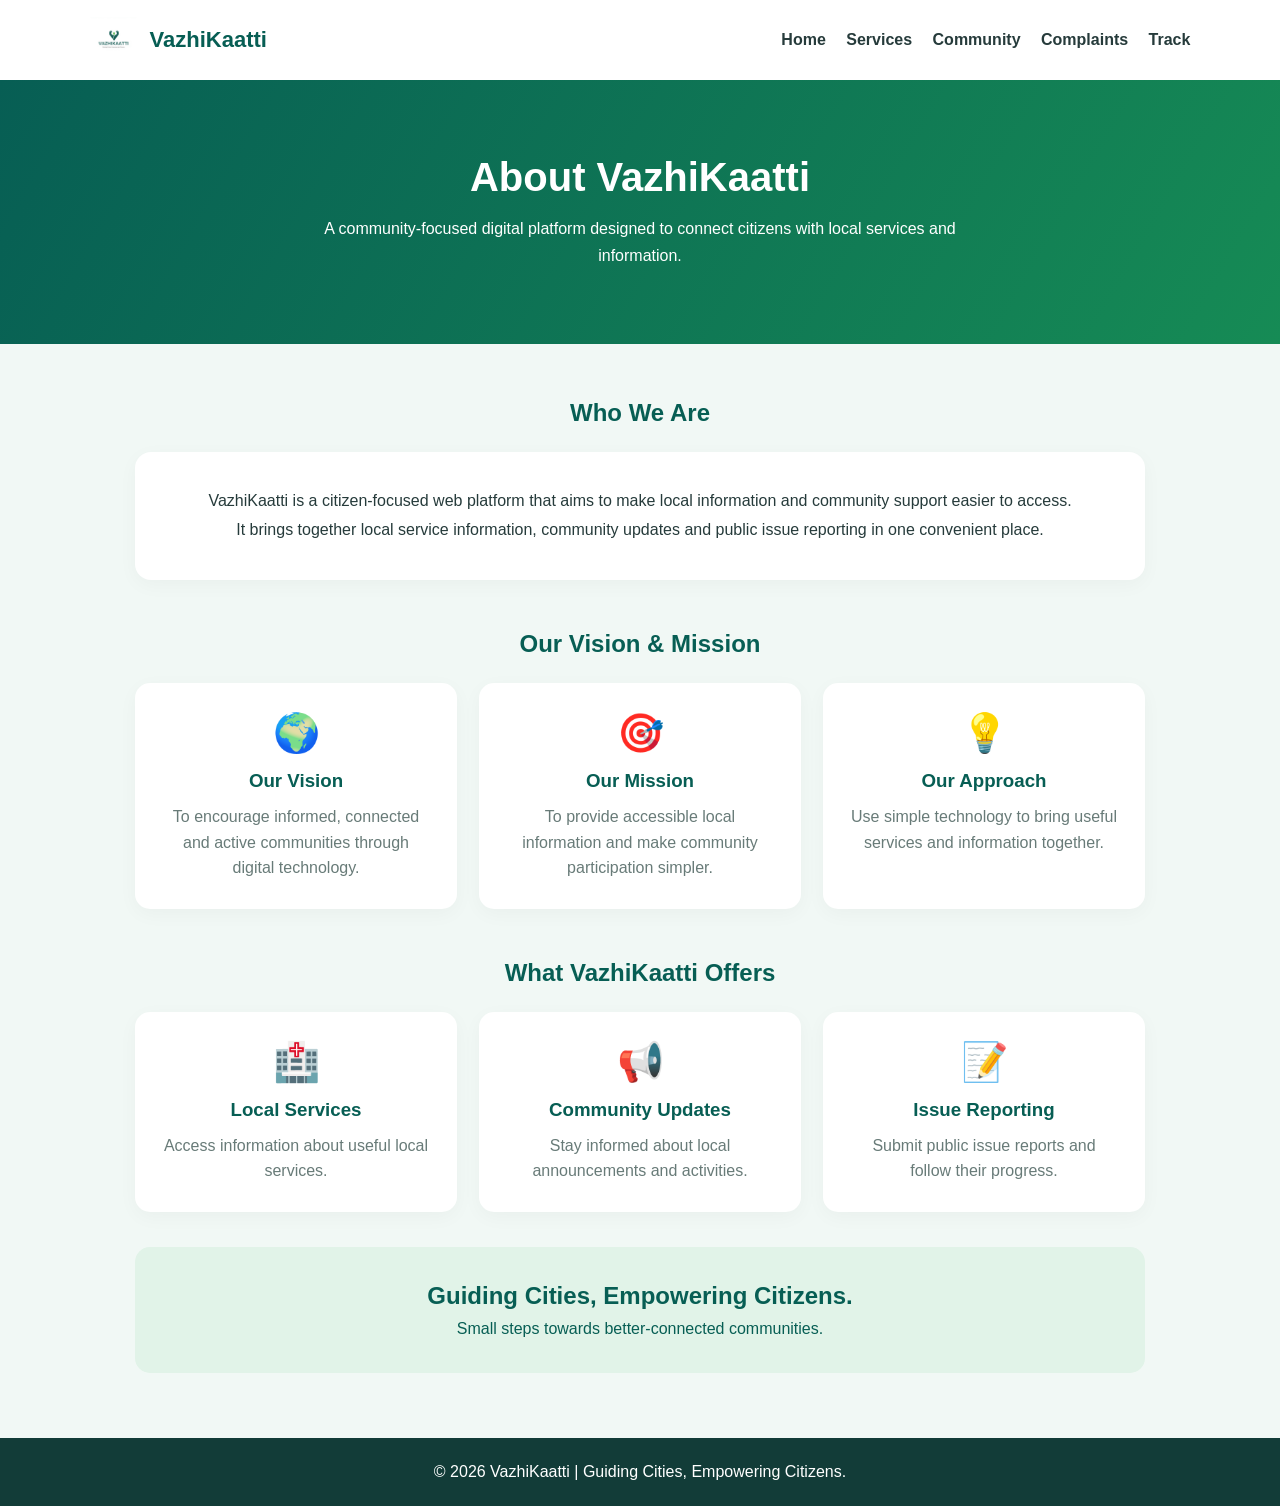
<file: frontend/about.html>
<!DOCTYPE html>
<html lang="en">
<head>
    <meta charset="UTF-8">
    <meta name="viewport" content="width=device-width, initial-scale=1.0">
    <title>About Us | VazhiKaatti</title>

    <style>
        * {
            margin: 0;
            padding: 0;
            box-sizing: border-box;
            font-family: Arial, sans-serif;
        }

        body {
            background: #f1f8f5;
            color: #263b3b;
        }

        header {
            background: white;
            padding: 16px 7%;
            display: flex;
            justify-content: space-between;
            align-items: center;
            box-shadow: 0 2px 10px #00000010;
        }

        .brand {
            display: flex;
            align-items: center;
            gap: 12px;
            color: #075e54;
            font-size: 22px;
            font-weight: bold;
        }

        .brand img {
            width: 48px;
            height: 48px;
            object-fit: contain;
        }

        nav a {
            text-decoration: none;
            color: #263b3b;
            margin-left: 16px;
            font-weight: bold;
        }

        nav a:hover {
            color: #168b55;
        }

        .hero {
            background: linear-gradient(120deg, #075e54, #168b55);
            color: white;
            padding: 75px 8%;
            text-align: center;
        }

        .hero h1 {
            font-size: 40px;
            margin-bottom: 15px;
        }

        .hero p {
            line-height: 1.7;
            max-width: 700px;
            margin: auto;
        }

        .container {
            max-width: 1050px;
            margin: 55px auto;
            padding: 0 20px;
        }

        .section-title {
            color: #075e54;
            text-align: center;
            margin-bottom: 25px;
        }

        .intro {
            background: white;
            padding: 35px;
            border-radius: 16px;
            line-height: 1.8;
            text-align: center;
            box-shadow: 0 5px 20px #00000009;
        }

        .cards {
            display: grid;
            grid-template-columns: repeat(auto-fit, minmax(230px, 1fr));
            gap: 22px;
            margin-top: 25px;
        }

        .card {
            background: white;
            padding: 28px;
            border-radius: 15px;
            text-align: center;
            box-shadow: 0 5px 20px #00000009;
        }

        .card .icon {
            font-size: 38px;
            margin-bottom: 15px;
        }

        .card h3 {
            color: #075e54;
            margin-bottom: 12px;
        }

        .card p {
            color: #687b78;
            line-height: 1.6;
        }

        .tagline {
            background: #e1f3e8;
            padding: 35px 20px;
            border-radius: 15px;
            text-align: center;
            color: #075e54;
            margin-top: 35px;
        }

        .tagline h2 {
            margin-bottom: 10px;
        }

        footer {
            background: #123c38;
            color: white;
            padding: 25px;
            text-align: center;
            margin-top: 65px;
        }

        @media(max-width: 650px) {
            header {
                flex-direction: column;
                gap: 15px;
            }

            nav {
                text-align: center;
            }

            nav a {
                display: inline-block;
                margin: 7px;
            }

            .hero h1 {
                font-size: 30px;
            }
        }
    </style>
</head>

<body>

<header>
    <div class="brand">
        <img src="1000075942.jpg" alt="VazhiKaatti Logo">
        VazhiKaatti
    </div>

    <nav>
        <a href="index.html">Home</a>
        <a href="local-services.html">Services</a>
        <a href="community.html">Community</a>
        <a href="complaints.html">Complaints</a>
        <a href="track.html">Track</a>
    </nav>
</header>

<section class="hero">
    <h1>About VazhiKaatti</h1>
    <p>
        A community-focused digital platform designed to
        connect citizens with local services and information.
    </p>
</section>

<main class="container">

    <h2 class="section-title">Who We Are</h2>

    <div class="intro">
        <p>
            VazhiKaatti is a citizen-focused web platform that
            aims to make local information and community support
            easier to access.
        </p>

        <p>
            It brings together local service information,
            community updates and public issue reporting
            in one convenient place.
        </p>
    </div>

    <h2 class="section-title" style="margin-top:50px;">
        Our Vision & Mission
    </h2>

    <div class="cards">

        <div class="card">
            <div class="icon">🌍</div>
            <h3>Our Vision</h3>
            <p>
                To encourage informed, connected and
                active communities through digital technology.
            </p>
        </div>

        <div class="card">
            <div class="icon">🎯</div>
            <h3>Our Mission</h3>
            <p>
                To provide accessible local information
                and make community participation simpler.
            </p>
        </div>

        <div class="card">
            <div class="icon">💡</div>
            <h3>Our Approach</h3>
            <p>
                Use simple technology to bring useful
                services and information together.
            </p>
        </div>

    </div>

    <h2 class="section-title" style="margin-top:50px;">
        What VazhiKaatti Offers
    </h2>

    <div class="cards">

        <div class="card">
            <div class="icon">🏥</div>
            <h3>Local Services</h3>
            <p>Access information about useful local services.</p>
        </div>

        <div class="card">
            <div class="icon">📢</div>
            <h3>Community Updates</h3>
            <p>Stay informed about local announcements and activities.</p>
        </div>

        <div class="card">
            <div class="icon">📝</div>
            <h3>Issue Reporting</h3>
            <p>Submit public issue reports and follow their progress.</p>
        </div>

    </div>

    <div class="tagline">
        <h2>Guiding Cities, Empowering Citizens.</h2>
        <p>Small steps towards better-connected communities.</p>
    </div>

</main>

<footer>
    <p>© 2026 VazhiKaatti | Guiding Cities, Empowering Citizens.</p>
</footer>

</body>
</html>
</file>
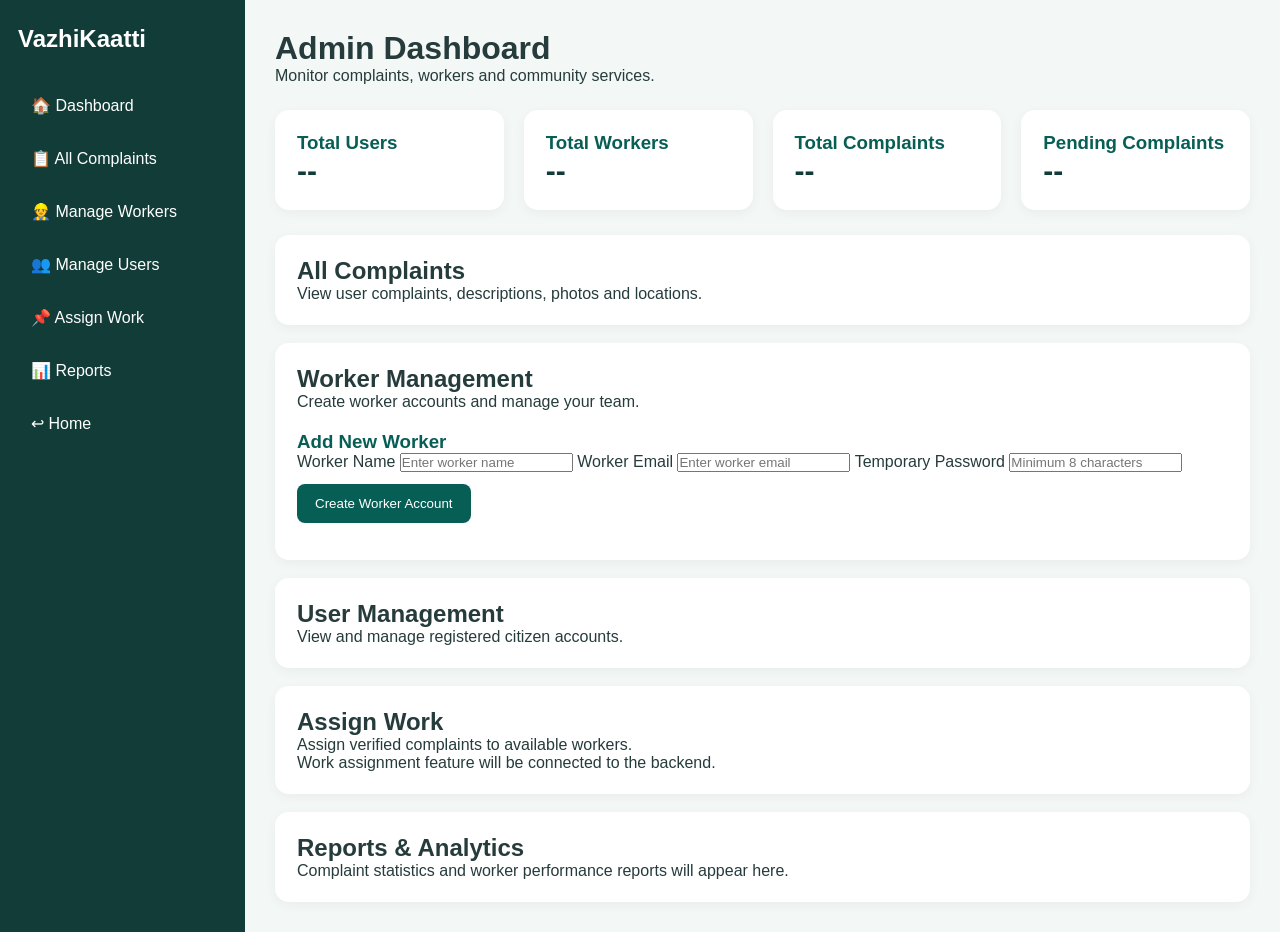
<file: frontend/admin-dashboard.html>
<!DOCTYPE html>
<html lang="en">
<head>
    <meta charset="UTF-8">
    <meta name="viewport" content="width=device-width, initial-scale=1.0">
    <title>Admin Dashboard | VazhiKaatti</title>
    <link rel="stylesheet" href="style.css">
    <style>
        .dashboard {
            display: flex;
            min-height: 100vh;
            background: #f3f8f6;
        }
        .sidebar {
            width: 245px;
            background: #123c38;
            color: white;
            padding: 25px 18px;
        }
        .sidebar h2 { margin-bottom: 30px; }
        .sidebar a {
            display: block;
            color: white;
            text-decoration: none;
            padding: 13px;
            margin: 8px 0;
            border-radius: 8px;
        }
        .sidebar a:hover { background: #168b55; }
        .main { flex: 1; padding: 30px; }
        .cards {
            display: grid;
            grid-template-columns: repeat(auto-fit,minmax(180px,1fr));
            gap: 20px;
            margin: 25px 0;
        }
        .card {
            background: white;
            padding: 22px;
            border-radius: 14px;
            box-shadow: 0 3px 12px #0000000c;
        }
        .card h3 { color: #075e54; }
        .number {
            font-size: 30px;
            font-weight: bold;
            color: #123c38;
        }
        .action {
            display: inline-block;
            background: #075e54;
            color: white;
            padding: 12px 18px;
            border-radius: 8px;
            text-decoration: none;
            margin-top: 12px;
            border: none;
            cursor: pointer;
        }
        .table-wrap { overflow-x: auto; }
        table {
            width: 100%;
            border-collapse: collapse;
            background: white;
            margin-top: 15px;
        }
        th, td {
            padding: 14px;
            text-align: left;
            border-bottom: 1px solid #e5eeee;
        }
        th { background: #e8f7ed; color: #075e54; }
        @media(max-width:650px) {
            .dashboard { flex-direction: column; }
            .sidebar { width: auto; }
            .main { padding: 18px; }
        }
    </style>
</head>
<body>
<div class="dashboard">

    <aside class="sidebar">
        <h2>VazhiKaatti</h2>
        <a href="admin-dashboard.html">🏠 Dashboard</a>
        <a href="#complaints">📋 All Complaints</a>
        <a href="#workers">👷 Manage Workers</a>
        <a href="#users">👥 Manage Users</a>
        <a href="#assign">📌 Assign Work</a>
        <a href="#reports">📊 Reports</a>
        <a href="index.html">↩ Home</a>
    </aside>

    <main class="main">
        <h1>Admin Dashboard</h1>
        <p>Monitor complaints, workers and community services.</p>

        <div class="cards">
            <div class="card">
                <h3>Total Users</h3>
                <div class="number">--</div>
            </div>
            <div class="card">
                <h3>Total Workers</h3>
                <div class="number">--</div>
            </div>
            <div class="card">
                <h3>Total Complaints</h3>
                <div class="number">--</div>
            </div>
            <div class="card">
                <h3>Pending Complaints</h3>
                <div class="number">--</div>
            </div>
        </div>

        <section class="card" id="complaints">
            <h2>All Complaints</h2>
            <p>View user complaints, descriptions, photos and locations.</p>
        </section>

        <br>

        
<section class="card" id="workers">
    <h2>Worker Management</h2>
    <p>Create worker accounts and manage your team.</p>

    <h3 style="margin-top:20px;color:#075e54;">Add New Worker</h3>

    <form id="workerForm">
        <label for="workerName">Worker Name</label>
        <input type="text" id="workerName"
               placeholder="Enter worker name" required>

        <label for="workerEmail">Worker Email</label>
        <input type="email" id="workerEmail"
               placeholder="Enter worker email" required>

        <label for="workerPassword">Temporary Password</label>
        <input type="password" id="workerPassword"
               placeholder="Minimum 8 characters"
               minlength="8" required>

        <button type="submit" class="action" id="createWorkerBtn">
            Create Worker Account
        </button>

        <p id="workerMessage" style="margin-top:15px;"></p>
    </form>
</section>


        <br>

        <section class="card" id="users">
            <h2>User Management</h2>
            <p>View and manage registered citizen accounts.</p>
        </section>

        <br>

        <section class="card" id="assign">
            <h2>Assign Work</h2>
            <p>Assign verified complaints to available workers.</p>
            <p>Work assignment feature will be connected to the backend.</p>
        </section>

        <br>

        <section class="card" id="reports">
            <h2>Reports & Analytics</h2>
            <p>Complaint statistics and worker performance reports will appear here.</p>
        </section>

    </main>
</div>
    
<script>
document.getElementById("workerForm").addEventListener("submit", async function(event) {
    event.preventDefault();

    const message = document.getElementById("workerMessage");
    const button = document.getElementById("createWorkerBtn");

    const payload = {
        name: document.getElementById("workerName").value.trim(),
        email: document.getElementById("workerEmail").value.trim(),
        password: document.getElementById("workerPassword").value
    };

    button.disabled = true;
    button.textContent = "Creating...";

    try {
        const response = await fetch("/api/admin/create-worker", {
            method: "POST",
            headers: {
                "Content-Type": "application/json"
            },
            credentials: "same-origin",
            body: JSON.stringify(payload)
        });

        const data = await response.json();

        if (!response.ok) {
            throw new Error(data.error || "Worker creation failed");
        }

        message.style.color = "green";
        message.textContent = "Worker account created successfully!";

        document.getElementById("workerForm").reset();

    } catch (error) {
        message.style.color = "red";
        message.textContent = error.message;
    } finally {
        button.disabled = false;
        button.textContent = "Create Worker Account";
    }
});
</script>

</body>
</html>
</file>
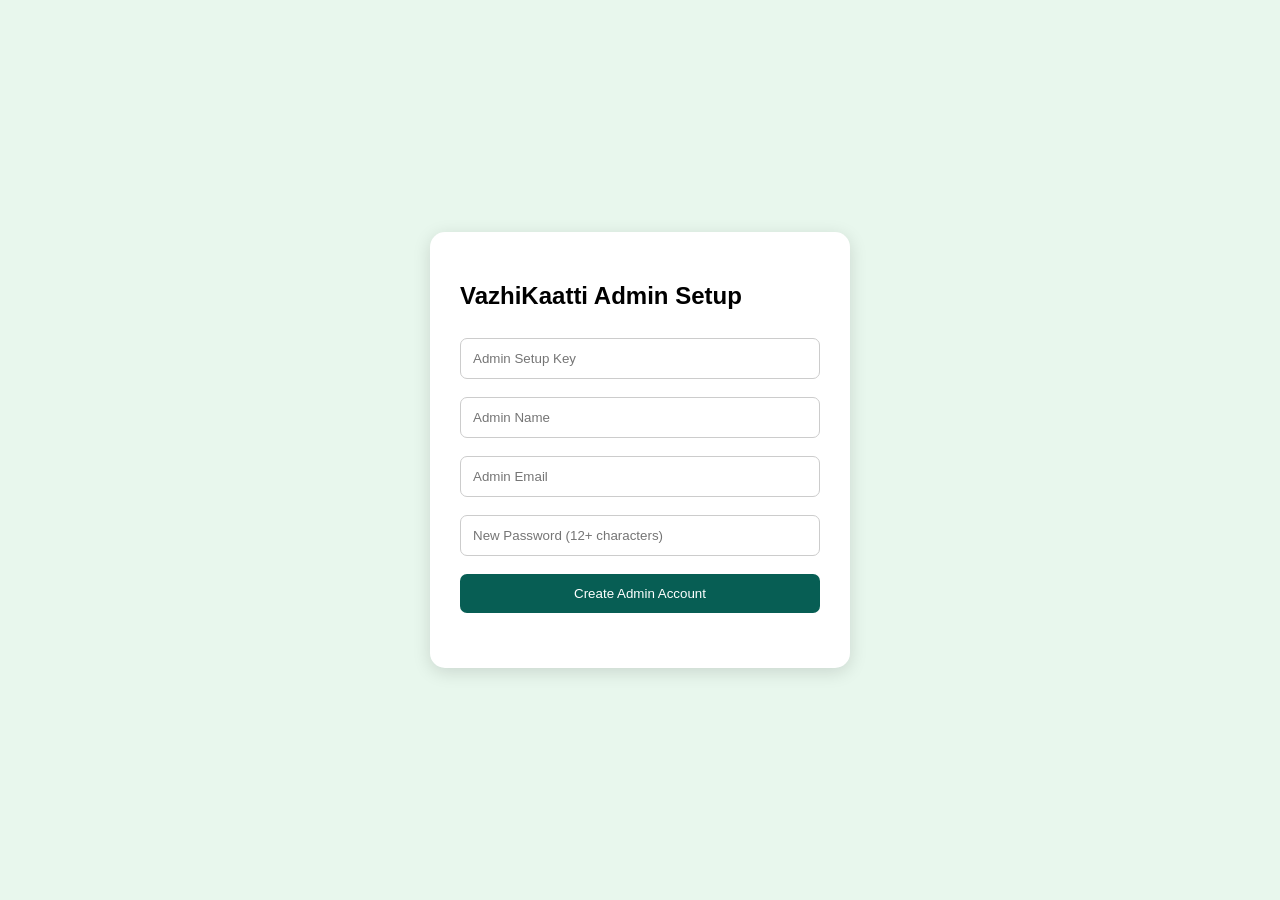
<file: frontend/admin-setup.html>
<!DOCTYPE html>
<html lang="en">
<head>
    <meta charset="UTF-8">
    <meta name="viewport" content="width=device-width, initial-scale=1.0">
    <title>Admin Setup | VazhiKaatti</title>
    <style>
        body {
            font-family: Arial, sans-serif;
            background: #e8f7ed;
            display: grid;
            place-items: center;
            min-height: 100vh;
            margin: 0;
        }
        .box {
            background: white;
            padding: 30px;
            border-radius: 15px;
            width: min(360px, 85%);
            box-shadow: 0 4px 18px #0002;
        }
        input, button {
            box-sizing: border-box;
            width: 100%;
            padding: 12px;
            margin: 9px 0;
            border: 1px solid #ccc;
            border-radius: 7px;
        }
        button {
            background: #075e54;
            color: white;
            border: 0;
            cursor: pointer;
        }
        #message { overflow-wrap: anywhere; }
    </style>
</head>
<body>
<div class="box">
    <h2>VazhiKaatti Admin Setup</h2>

    <form id="adminForm">
        <input id="setupKey" type="password"
               placeholder="Admin Setup Key" required>

        <input id="name" type="text"
               placeholder="Admin Name" required>

        <input id="email" type="email"
               placeholder="Admin Email" required>

        <input id="password" type="password"
               placeholder="New Password (12+ characters)"
               minlength="12" required>

        <button type="submit">Create Admin Account</button>
    </form>

    <p id="message"></p>
</div>

<script>
document.getElementById("adminForm").addEventListener("submit", async function(e) {
    e.preventDefault();

    const message = document.getElementById("message");
    const button = this.querySelector("button");

    button.disabled = true;
    message.textContent = "Creating admin account...";

    try {
        const response = await fetch("/api/create-admin", {
            method: "POST",
            headers: {
                "Content-Type": "application/json",
                "X-Setup-Key": document.getElementById("setupKey").value
            },
            body: JSON.stringify({
                name: document.getElementById("name").value.trim(),
                email: document.getElementById("email").value.trim(),
                password: document.getElementById("password").value
            })
        });

        const data = await response.json();
        message.textContent = data.message || data.error || "Request completed.";

        if (response.ok) {
            this.reset();
        }
    } catch (error) {
        message.textContent = "Connection error. Please try again.";
    } finally {
        button.disabled = false;
    }
});
</script>
</body>
</html>
</file>
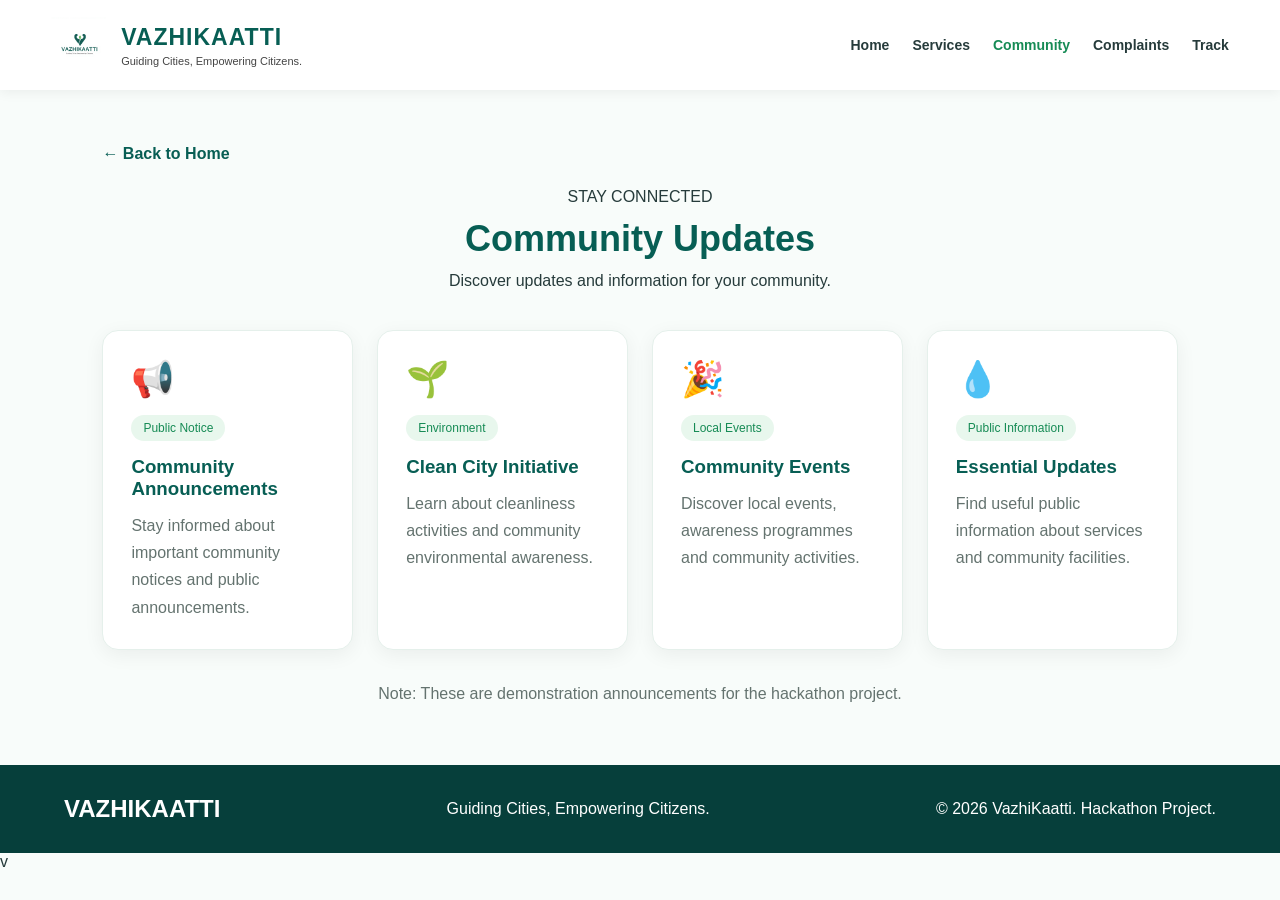
<file: frontend/community.html>
<!DOCTYPE html>
<html lang="en">
<head>
    <meta charset="UTF-8">
    <meta name="viewport" content="width=device-width, initial-scale=1.0">

    <title>Community | VazhiKaatti</title>
    <link rel="stylesheet" href="style.css">

    <style>
        .community-page {
            padding: 55px 8%;
            min-height: 75vh;
        }

        .community-heading {
            text-align: center;
            margin-bottom: 40px;
        }

        .community-heading h2 {
            color: #075e54;
            font-size: 36px;
            margin: 12px 0;
        }

        .announcement-grid {
            display: grid;
            grid-template-columns: repeat(auto-fit, minmax(250px, 1fr));
            gap: 24px;
        }

        .announcement-card {
            background: white;
            padding: 28px;
            border-radius: 16px;
            border: 1px solid #e5f0eb;
            box-shadow: 0 5px 20px rgba(0,0,0,0.06);
        }

        .announcement-icon {
            font-size: 35px;
            margin-bottom: 15px;
        }

        .announcement-card h3 {
            color: #075e54;
            margin-bottom: 12px;
        }

        .announcement-card p {
            color: #64736f;
            line-height: 1.7;
        }

        .announcement-tag {
            display: inline-block;
            background: #e8f7ed;
            color: #168b55;
            padding: 6px 12px;
            border-radius: 20px;
            font-size: 12px;
            margin-bottom: 15px;
        }

        .back-home {
            display: inline-block;
            margin-bottom: 25px;
            color: #075e54;
            text-decoration: none;
            font-weight: bold;
        }
    </style>
</head>

<body>

    <header class="header">
        <a href="index.html" class="brand">
            <img src="1000075942.jpg" alt="VazhiKaatti Logo">
            <div>
                <h1>VAZHIKAATTI</h1>
                <p>Guiding Cities, Empowering Citizens.</p>
            </div>
        </a>

        <nav class="navbar">
            <a href="index.html">Home</a>
            <a href="local-services.html">Services</a>
            <a href="community.html" class="active">Community</a>
            <a href="complaints.html">Complaints</a>
            <a href="track.html">Track</a>
        </nav>
    </header>

    <main class="community-page">

        <a href="index.html" class="back-home">← Back to Home</a>

        <div class="community-heading">
            <span>STAY CONNECTED</span>
            <h2>Community Updates</h2>
            <p>Discover updates and information for your community.</p>
        </div>

        <div class="announcement-grid">

            <article class="announcement-card">
                <div class="announcement-icon">📢</div>
                <span class="announcement-tag">Public Notice</span>
                <h3>Community Announcements</h3>
                <p>Stay informed about important community notices and public announcements.</p>
            </article>

            <article class="announcement-card">
                <div class="announcement-icon">🌱</div>
                <span class="announcement-tag">Environment</span>
                <h3>Clean City Initiative</h3>
                <p>Learn about cleanliness activities and community environmental awareness.</p>
            </article>

            <article class="announcement-card">
                <div class="announcement-icon">🎉</div>
                <span class="announcement-tag">Local Events</span>
                <h3>Community Events</h3>
                <p>Discover local events, awareness programmes and community activities.</p>
            </article>

            <article class="announcement-card">
                <div class="announcement-icon">💧</div>
                <span class="announcement-tag">Public Information</span>
                <h3>Essential Updates</h3>
                <p>Find useful public information about services and community facilities.</p>
            </article>

        </div>

        <p style="text-align:center; margin-top:35px; color:#64736f;">
            Note: These are demonstration announcements for the hackathon project.
        </p>

    </main>

    <footer class="footer">
        <h2>VAZHIKAATTI</h2>
        <p>Guiding Cities, Empowering Citizens.</p>
        <p>© 2026 VazhiKaatti. Hackathon Project.</p>
    </footer>

</body>
</html>
v
</file>
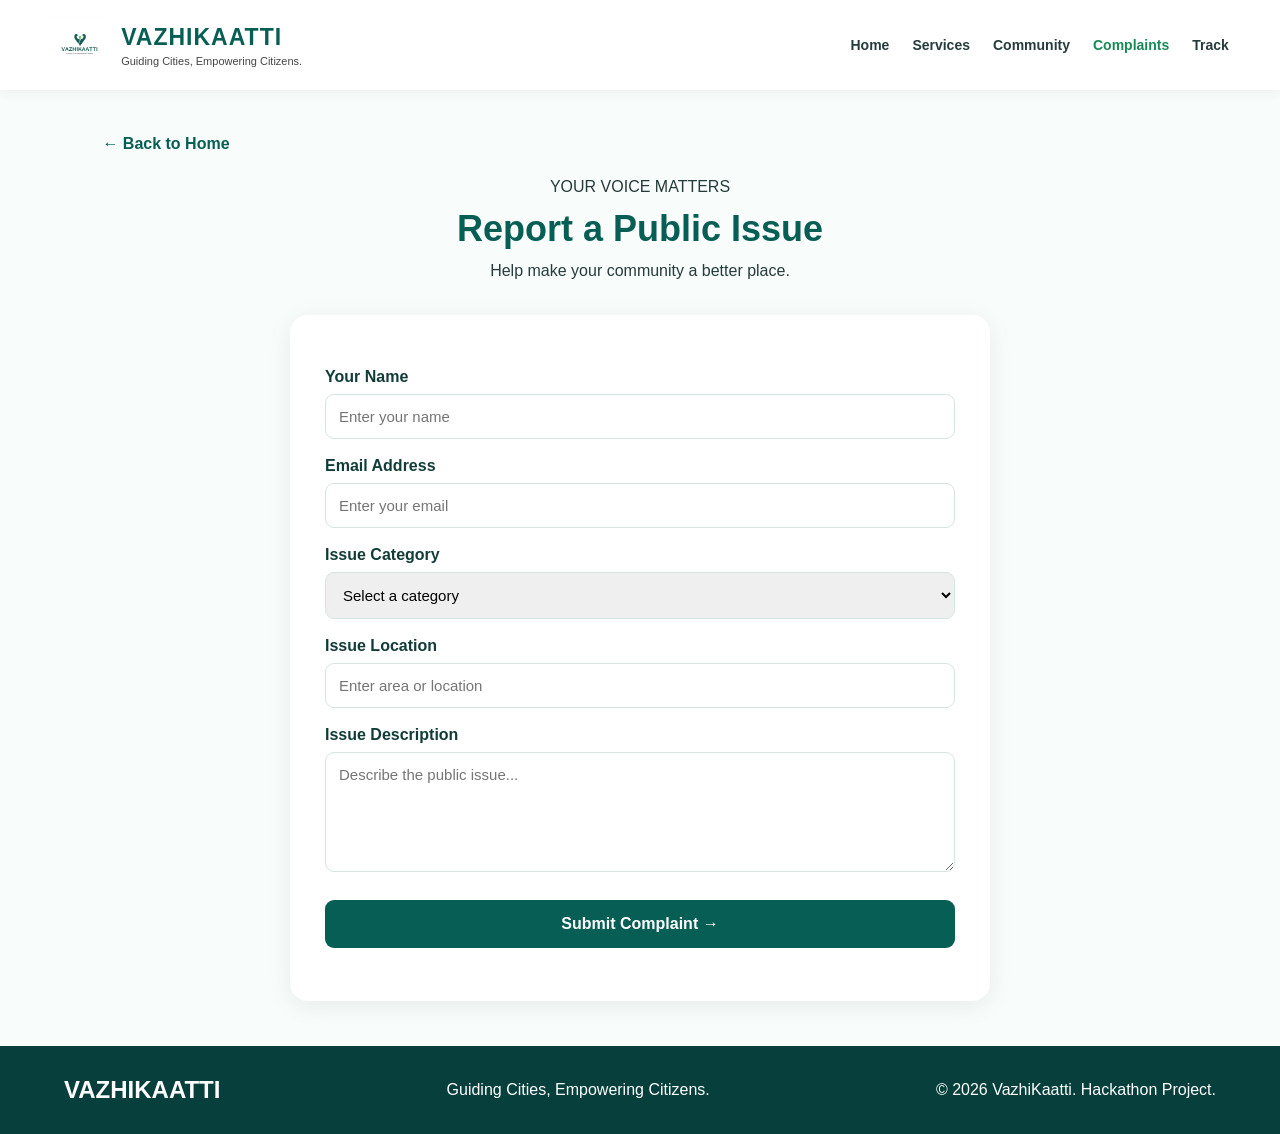
<file: frontend/complaints.html>
<!DOCTYPE html>
<html lang="en">
<head>
    <meta charset="UTF-8">
    <meta name="viewport" content="width=device-width, initial-scale=1.0">
    <title>Report Issues | VazhiKaatti</title>
    <link rel="stylesheet" href="style.css">

    <style>
        .complaint-page {
            padding: 45px 8%;
            min-height: 75vh;
        }

        .complaint-heading {
            text-align: center;
            margin-bottom: 35px;
        }

        .complaint-heading h2 {
            color: #075e54;
            font-size: 36px;
            margin: 12px 0;
        }

        .complaint-container {
            max-width: 700px;
            margin: auto;
            padding: 35px;
            background: white;
            border-radius: 18px;
            box-shadow: 0 5px 25px rgba(0,0,0,0.07);
        }

        .complaint-container label {
            display: block;
            margin: 18px 0 8px;
            font-weight: bold;
            color: #123c38;
        }

        .complaint-container input,
        .complaint-container select,
        .complaint-container textarea {
            width: 100%;
            padding: 13px;
            border: 1px solid #d7e5df;
            border-radius: 9px;
            font-size: 15px;
        }

        .complaint-container textarea {
            min-height: 120px;
            resize: vertical;
        }

        .submit-btn {
            width: 100%;
            margin-top: 24px;
            padding: 15px;
            background: #075e54;
            color: white;
            border: none;
            border-radius: 9px;
            font-size: 16px;
            font-weight: bold;
            cursor: pointer;
        }

        .submit-btn:hover {
            background: #168b55;
        }

        #message {
            margin-top: 18px;
            text-align: center;
            color: #075e54;
            font-weight: bold;
        }

        .back-home {
            display: inline-block;
            margin-bottom: 25px;
            color: #075e54;
            text-decoration: none;
            font-weight: bold;
        }

        @media(max-width:600px) {
            .complaint-container {
                padding: 22px;
            }
        }
    </style>
</head>

<body>

    <header class="header">
        <a href="index.html" class="brand">
            <img src="1000075942.jpg" alt="VazhiKaatti Logo">
            <div>
                <h1>VAZHIKAATTI</h1>
                <p>Guiding Cities, Empowering Citizens.</p>
            </div>
        </a>

        <nav class="navbar">
            <a href="index.html">Home</a>
            <a href="local-services.html">Services</a>
            <a href="community.html">Community</a>
            <a href="complaints.html" class="active">Complaints</a>
            <a href="track.html">Track</a>
        </nav>
    </header>

    <main class="complaint-page">

        <a href="index.html" class="back-home">← Back to Home</a>

        <div class="complaint-heading">
            <span>YOUR VOICE MATTERS</span>
            <h2>Report a Public Issue</h2>
            <p>Help make your community a better place.</p>
        </div>

        <div class="complaint-container">

            
<form id="complaintForm">

                <label for="name">Your Name</label>
                <input type="text" id="name"
                       placeholder="Enter your name" required>

                <label for="email">Email Address</label>
                <input type="email" id="email"
                       placeholder="Enter your email" required>

                <label for="category">Issue Category</label>
                <select id="category" required>
                    <option value="">Select a category</option>
                    <option>Road Damage</option>
                    <option>Water Problem</option>
                    <option>Garbage Collection</option>
                    <option>Street Light</option>
                    <option>Drainage Problem</option>
                    <option>Other</option>
                </select>

                <label for="location">Issue Location</label>
                <input type="text" id="location"
                       placeholder="Enter area or location" required>

                <label for="description">Issue Description</label>
                <textarea id="description"
                    placeholder="Describe the public issue..."
                    required></textarea>

                <button type="submit" class="submit-btn">
                    Submit Complaint →
                </button>

                <p id="message"></p>

            </form>


        </div>

    </main>

    <footer class="footer">
        <h2>VAZHIKAATTI</h2>
        <p>Guiding Cities, Empowering Citizens.</p>
        <p>© 2026 VazhiKaatti. Hackathon Project.</p>
    </footer>

    <script>
       
document.getElementById("complaintForm").addEventListener("submit", async function(event) {
    event.preventDefault();

    const submitButton = this.querySelector("button[type='submit']");
    const originalText = submitButton.textContent;

    submitButton.disabled = true;
    submitButton.textContent = "Submitting...";

    const complaintData = {
        name: document.getElementById("name").value.trim(),
        email: document.getElementById("email").value.trim(),
        category: document.getElementById("category").value,
        location: document.getElementById("location").value.trim(),
        description: document.getElementById("description").value.trim()
    };

    try {
        const response = await fetch("/api/complaints", {
            method: "POST",
            headers: {
                "Content-Type": "application/json"
            },
            body: JSON.stringify(complaintData)
        });

        const result = await response.json();

        if (!response.ok) {
            throw new Error(result.error || "Unable to submit complaint");
        }

        alert(
            "Complaint submitted successfully!\n" +
            "Your Complaint ID: " + result.complaint_id +
            "\nStatus: " + result.status
        );

        this.reset();

    } catch (error) {
        alert("Error: " + error.message);
    } finally {
        submitButton.disabled = false;
        submitButton.textContent = originalText;
    }
});

    </script>

</body>
</html>
</file>
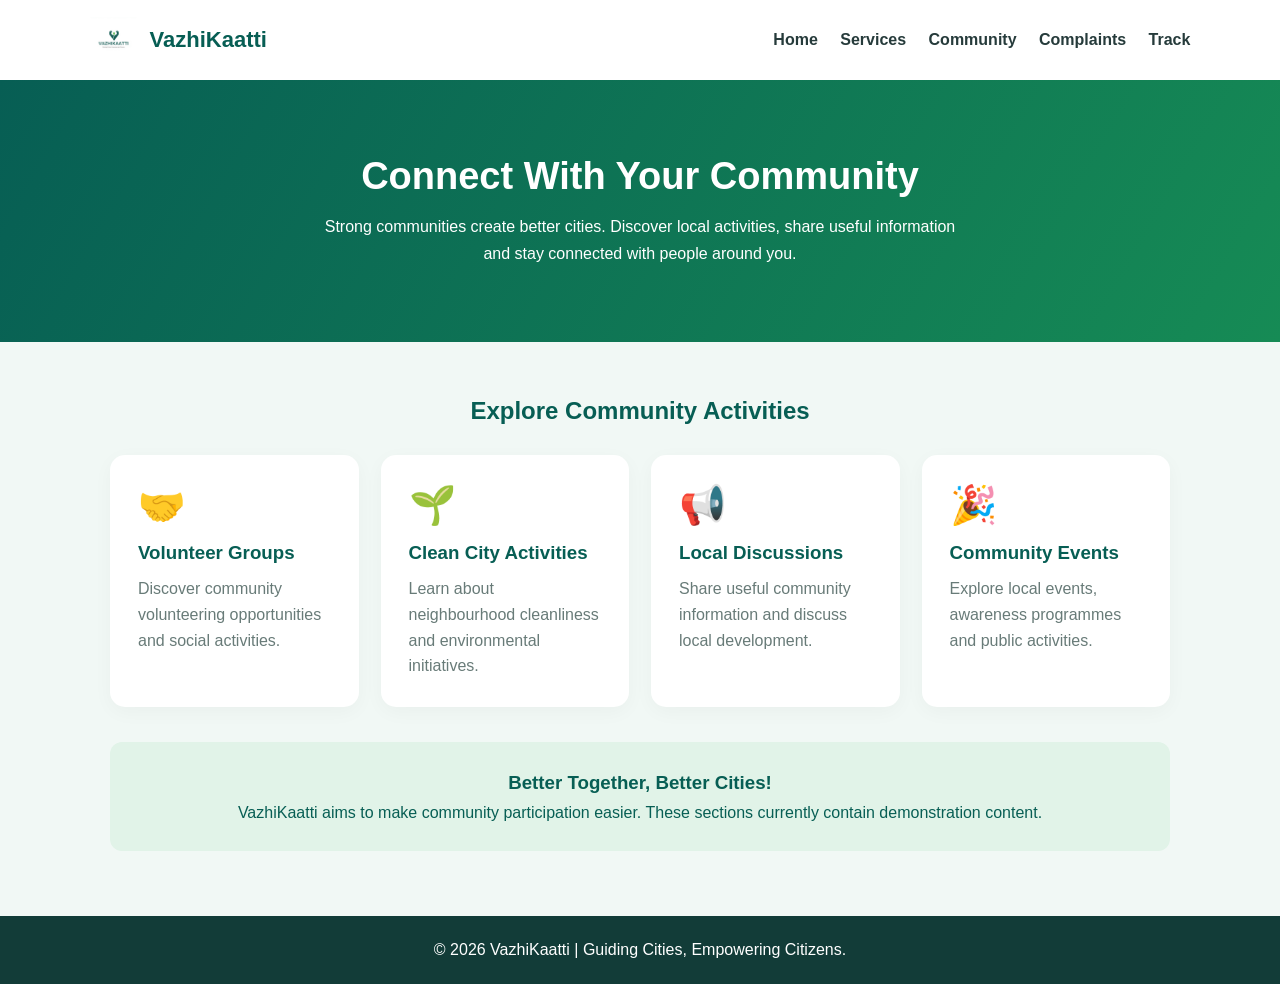
<file: frontend/connect.html>
<!DOCTYPE html>
<html lang="en">
<head>
    <meta charset="UTF-8">
    <meta name="viewport" content="width=device-width, initial-scale=1.0">
    <title>Community Connect | VazhiKaatti</title>

    <style>
        * {
            margin: 0;
            padding: 0;
            box-sizing: border-box;
            font-family: Arial, sans-serif;
        }

        body {
            background: #f1f8f5;
            color: #263b3b;
        }

        header {
            background: white;
            padding: 16px 7%;
            display: flex;
            justify-content: space-between;
            align-items: center;
            box-shadow: 0 2px 10px #00000010;
        }

        .brand {
            display: flex;
            align-items: center;
            gap: 12px;
            color: #075e54;
            font-size: 22px;
            font-weight: bold;
        }

        .brand img {
            width: 48px;
            height: 48px;
            object-fit: contain;
        }

        nav a {
            text-decoration: none;
            color: #263b3b;
            margin-left: 18px;
            font-weight: bold;
        }

        nav a:hover {
            color: #168b55;
        }

        .hero {
            background: linear-gradient(120deg, #075e54, #168b55);
            color: white;
            padding: 75px 8%;
            text-align: center;
        }

        .hero h1 {
            font-size: 38px;
            margin-bottom: 15px;
        }

        .hero p {
            line-height: 1.7;
            max-width: 650px;
            margin: auto;
        }

        .container {
            max-width: 1100px;
            margin: 55px auto;
            padding: 0 20px;
        }

        .section-title {
            text-align: center;
            color: #075e54;
            margin-bottom: 30px;
        }

        .cards {
            display: grid;
            grid-template-columns: repeat(auto-fit, minmax(230px, 1fr));
            gap: 22px;
        }

        .card {
            background: white;
            padding: 28px;
            border-radius: 15px;
            box-shadow: 0 5px 20px #00000009;
            transition: 0.3s;
        }

        .card:hover {
            transform: translateY(-5px);
        }

        .card .icon {
            font-size: 38px;
            margin-bottom: 15px;
        }

        .card h3 {
            color: #075e54;
            margin-bottom: 12px;
        }

        .card p {
            color: #687b78;
            line-height: 1.6;
        }

        .notice {
            margin-top: 35px;
            background: #e1f3e8;
            padding: 25px;
            border-radius: 12px;
            text-align: center;
            color: #075e54;
            line-height: 1.7;
        }

        footer {
            background: #123c38;
            color: white;
            padding: 25px;
            text-align: center;
            margin-top: 65px;
        }

        @media(max-width: 650px) {
            header {
                flex-direction: column;
                gap: 15px;
            }

            nav {
                text-align: center;
            }

            nav a {
                display: inline-block;
                margin: 7px;
            }

            .hero h1 {
                font-size: 29px;
            }
        }
    </style>
</head>

<body>

<header>
    <div class="brand">
        <img src="1000075942.jpg" alt="VazhiKaatti Logo">
        VazhiKaatti
    </div>

    <nav>
        <a href="index.html">Home</a>
        <a href="local-services.html">Services</a>
        <a href="community.html">Community</a>
        <a href="complaints.html">Complaints</a>
        <a href="track.html">Track</a>
    </nav>
</header>

<section class="hero">
    <h1>Connect With Your Community</h1>
    <p>
        Strong communities create better cities.
        Discover local activities, share useful information
        and stay connected with people around you.
    </p>
</section>

<main class="container">

    <h2 class="section-title">Explore Community Activities</h2>

    <div class="cards">

        <div class="card">
            <div class="icon">🤝</div>
            <h3>Volunteer Groups</h3>
            <p>Discover community volunteering opportunities and social activities.</p>
        </div>

        <div class="card">
            <div class="icon">🌱</div>
            <h3>Clean City Activities</h3>
            <p>Learn about neighbourhood cleanliness and environmental initiatives.</p>
        </div>

        <div class="card">
            <div class="icon">📢</div>
            <h3>Local Discussions</h3>
            <p>Share useful community information and discuss local development.</p>
        </div>

        <div class="card">
            <div class="icon">🎉</div>
            <h3>Community Events</h3>
            <p>Explore local events, awareness programmes and public activities.</p>
        </div>

    </div>

    <div class="notice">
        <h3>Better Together, Better Cities!</h3>
        <p>
            VazhiKaatti aims to make community participation easier.
            These sections currently contain demonstration content.
        </p>
    </div>

</main>

<footer>
    <p>© 2026 VazhiKaatti | Guiding Cities, Empowering Citizens.</p>
</footer>

</body>
</html>
</file>
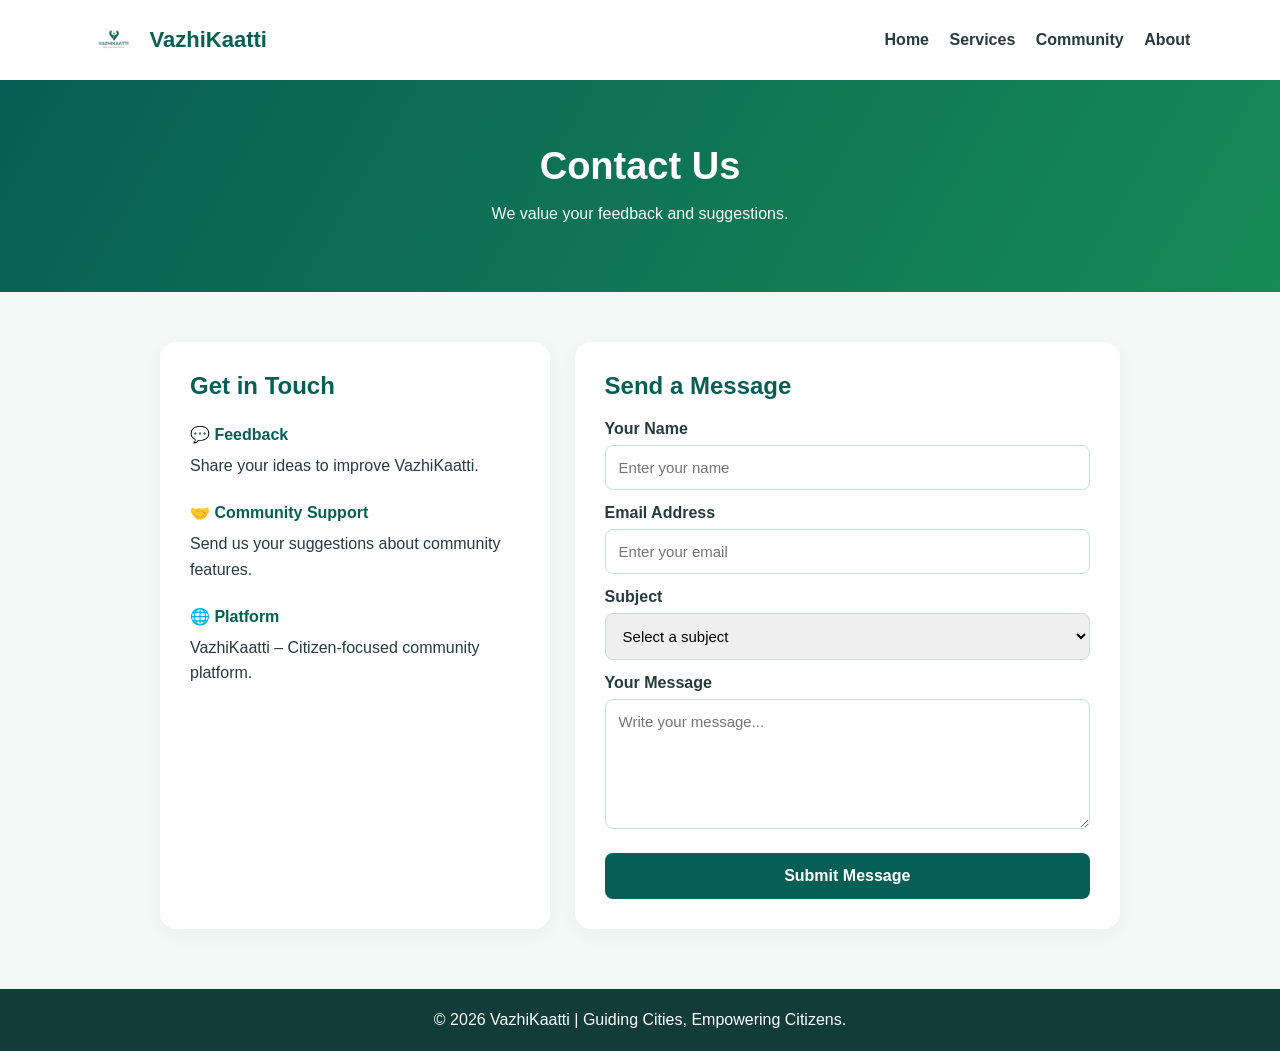
<file: frontend/contact.html>
<!DOCTYPE html>
<html lang="en">
<head>
    <meta charset="UTF-8">
    <meta name="viewport" content="width=device-width, initial-scale=1.0">
    <title>Contact Us | VazhiKaatti</title>

    <style>
        * {
            margin: 0;
            padding: 0;
            box-sizing: border-box;
            font-family: Arial, sans-serif;
        }

        body {
            background: #f1f8f5;
            color: #263b3b;
        }

        header {
            background: white;
            padding: 16px 7%;
            display: flex;
            justify-content: space-between;
            align-items: center;
            box-shadow: 0 2px 10px #00000010;
        }

        .brand {
            display: flex;
            align-items: center;
            gap: 12px;
            color: #075e54;
            font-size: 22px;
            font-weight: bold;
        }

        .brand img {
            width: 48px;
            height: 48px;
            object-fit: contain;
        }

        nav a {
            text-decoration: none;
            color: #263b3b;
            margin-left: 16px;
            font-weight: bold;
        }

        nav a:hover {
            color: #168b55;
        }

        .hero {
            background: linear-gradient(120deg, #075e54, #168b55);
            color: white;
            padding: 65px 8%;
            text-align: center;
        }

        .hero h1 {
            font-size: 38px;
            margin-bottom: 12px;
        }

        .hero p {
            line-height: 1.7;
        }

        .container {
            max-width: 1000px;
            margin: 50px auto;
            padding: 0 20px;
            display: grid;
            grid-template-columns: 1fr 1.4fr;
            gap: 25px;
        }

        .info, .form-card {
            background: white;
            padding: 30px;
            border-radius: 16px;
            box-shadow: 0 5px 20px #00000009;
        }

        h2 {
            color: #075e54;
            margin-bottom: 20px;
        }

        .info-item {
            margin: 22px 0;
            line-height: 1.6;
        }

        .info-item strong {
            display: block;
            color: #075e54;
            margin-bottom: 5px;
        }

        label {
            display: block;
            margin: 14px 0 7px;
            font-weight: bold;
        }

        input, textarea, select {
            width: 100%;
            padding: 13px;
            border: 1px solid #cbded6;
            border-radius: 8px;
            font-size: 15px;
            outline: none;
        }

        input:focus, textarea:focus, select:focus {
            border-color: #168b55;
        }

        textarea {
            min-height: 130px;
            resize: vertical;
        }

        button {
            width: 100%;
            padding: 14px;
            margin-top: 20px;
            border: none;
            border-radius: 8px;
            background: #075e54;
            color: white;
            font-size: 16px;
            font-weight: bold;
            cursor: pointer;
        }

        button:hover {
            background: #168b55;
        }

        #message {
            display: none;
            margin-top: 15px;
            padding: 13px;
            background: #e8f7ed;
            color: #075e54;
            border-radius: 8px;
            line-height: 1.5;
        }

        footer {
            background: #123c38;
            color: white;
            padding: 22px;
            text-align: center;
            margin-top: 60px;
        }

        @media(max-width: 700px) {
            header {
                flex-direction: column;
                gap: 15px;
            }

            nav a {
                display: inline-block;
                margin: 7px;
            }

            .container {
                grid-template-columns: 1fr;
            }

            .hero h1 {
                font-size: 30px;
            }
        }
    </style>
</head>

<body>

<header>
    <div class="brand">
        <img src="1000075942.jpg" alt="VazhiKaatti Logo">
        VazhiKaatti
    </div>

    <nav>
        <a href="index.html">Home</a>
        <a href="local-services.html">Services</a>
        <a href="community.html">Community</a>
        <a href="about.html">About</a>
    </nav>
</header>

<section class="hero">
    <h1>Contact Us</h1>
    <p>We value your feedback and suggestions.</p>
</section>

<main class="container">

    <section class="info">
        <h2>Get in Touch</h2>

        <div class="info-item">
            <strong>💬 Feedback</strong>
            Share your ideas to improve VazhiKaatti.
        </div>

        <div class="info-item">
            <strong>🤝 Community Support</strong>
            Send us your suggestions about community features.
        </div>

        <div class="info-item">
            <strong>🌐 Platform</strong>
            VazhiKaatti – Citizen-focused community platform.
        </div>
    </section>

    <section class="form-card">
        <h2>Send a Message</h2>

        <form id="contactForm">

            <label for="name">Your Name</label>
            <input type="text" id="name"
                   placeholder="Enter your name" required>

            <label for="email">Email Address</label>
            <input type="email" id="email"
                   placeholder="Enter your email" required>

            <label for="subject">Subject</label>
            <select id="subject" required>
                <option value="">Select a subject</option>
                <option>Feedback</option>
                <option>Suggestion</option>
                <option>Technical Support</option>
                <option>Other</option>
            </select>

            <label for="messageText">Your Message</label>
            <textarea id="messageText"
                      placeholder="Write your message..."
                      required></textarea>

            <button type="submit">Submit Message</button>

        </form>

        <div id="message"></div>
    </section>

</main>

<footer>
    <p>© 2026 VazhiKaatti | Guiding Cities, Empowering Citizens.</p>
</footer>

<script>
    document.getElementById("contactForm").addEventListener("submit", function(event) {
        event.preventDefault();

        const message = document.getElementById("message");

        message.style.display = "block";
        message.textContent =
            "Demo message submitted! Backend connection will be added next.";
    });
</script>

</body>
</html>
</file>
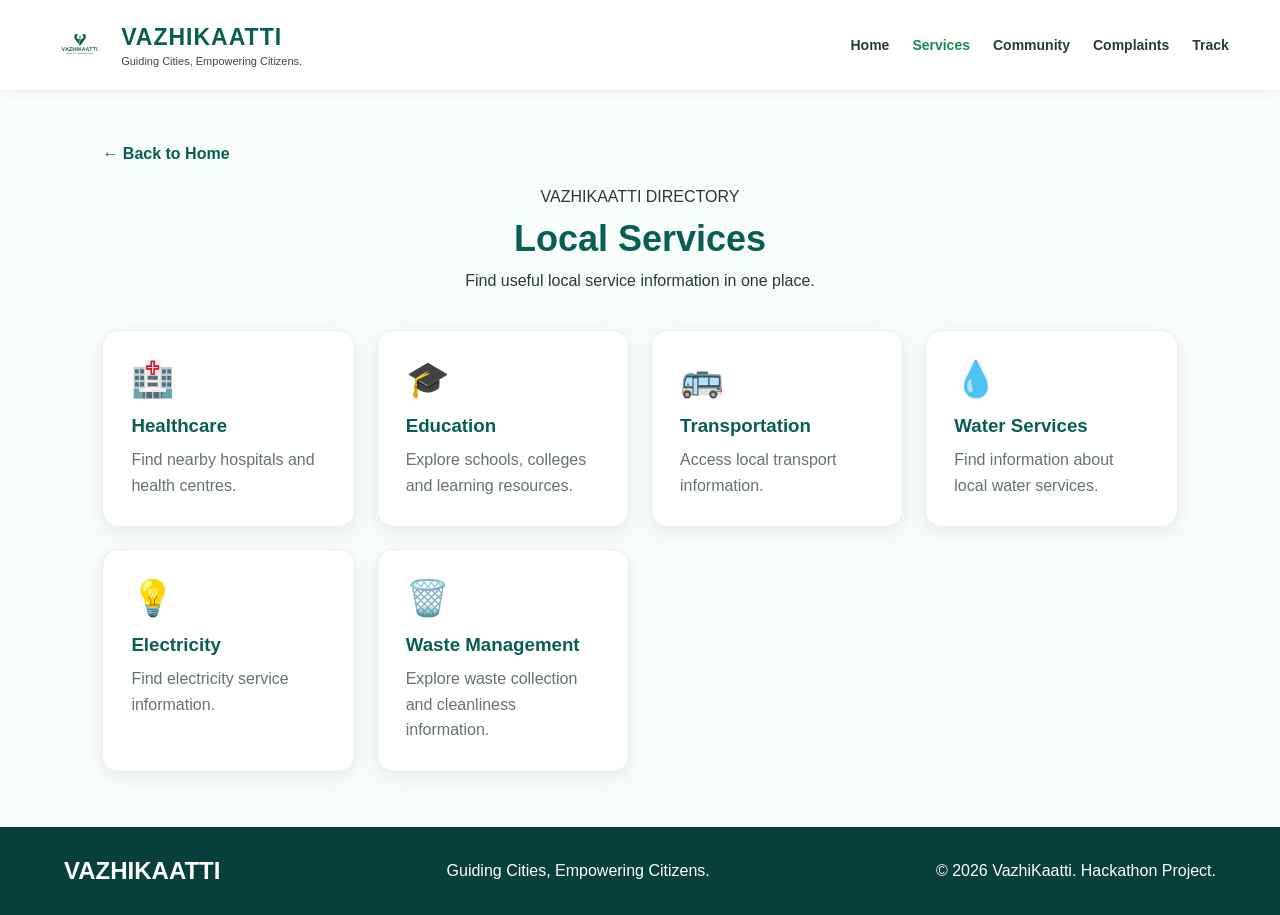
<file: frontend/local-services.html>
<!DOCTYPE html>
<html lang="en">
<head>
    <meta charset="UTF-8">
    <meta name="viewport" content="width=device-width, initial-scale=1.0">
    <title>Local Services | VazhiKaatti</title>
    <link rel="stylesheet" href="style.css">

    <style>
        .services-page {
            padding: 55px 8%;
            min-height: 75vh;
        }

        .services-intro {
            text-align: center;
            margin-bottom: 40px;
        }

        .services-intro h2 {
            color: #075e54;
            font-size: 36px;
            margin: 12px 0;
        }

        .directory-grid {
            display: grid;
            grid-template-columns: repeat(auto-fit, minmax(220px, 1fr));
            gap: 22px;
        }

        .directory-card {
            background: white;
            padding: 28px;
            border-radius: 16px;
            box-shadow: 0 5px 20px rgba(0,0,0,0.07);
            text-decoration: none;
            color: #263b3b;
            transition: 0.3s;
            border: 1px solid #e5f0eb;
        }

        .directory-card:hover {
            transform: translateY(-6px);
            border-color: #168b55;
        }

        .directory-card .icon {
            font-size: 35px;
            margin-bottom: 15px;
        }

        .directory-card h3 {
            color: #075e54;
            margin-bottom: 10px;
        }

        .directory-card p {
            line-height: 1.6;
            color: #64736f;
        }

        .back-home {
            display: inline-block;
            margin-bottom: 25px;
            color: #075e54;
            text-decoration: none;
            font-weight: bold;
        }
    </style>
</head>

<body>

    <header class="header">
        <a href="index.html" class="brand">
            <img src="1000075942.jpg" alt="VazhiKaatti Logo">
            <div>
                <h1>VAZHIKAATTI</h1>
                <p>Guiding Cities, Empowering Citizens.</p>
            </div>
        </a>

        <nav class="navbar">
            <a href="index.html">Home</a>
            <a href="local-services.html" class="active">Services</a>
            <a href="community.html">Community</a>
            <a href="complaints.html">Complaints</a>
            <a href="track.html">Track</a>
        </nav>
    </header>

    <main class="services-page">

        <a href="index.html" class="back-home">← Back to Home</a>

        <div class="services-intro">
            <span>VAZHIKAATTI DIRECTORY</span>
            <h2>Local Services</h2>
            <p>Find useful local service information in one place.</p>
        </div>

        <div class="directory-grid">

            <a href="#" class="directory-card">
                <div class="icon">🏥</div>
                <h3>Healthcare</h3>
                <p>Find nearby hospitals and health centres.</p>
            </a>

            <a href="#" class="directory-card">
                <div class="icon">🎓</div>
                <h3>Education</h3>
                <p>Explore schools, colleges and learning resources.</p>
            </a>

            <a href="#" class="directory-card">
                <div class="icon">🚌</div>
                <h3>Transportation</h3>
                <p>Access local transport information.</p>
            </a>

            <a href="#" class="directory-card">
                <div class="icon">💧</div>
                <h3>Water Services</h3>
                <p>Find information about local water services.</p>
            </a>

            <a href="#" class="directory-card">
                <div class="icon">💡</div>
                <h3>Electricity</h3>
                <p>Find electricity service information.</p>
            </a>

            <a href="#" class="directory-card">
                <div class="icon">🗑️</div>
                <h3>Waste Management</h3>
                <p>Explore waste collection and cleanliness information.</p>
            </a>

        </div>

    </main>

    <footer class="footer">
        <h2>VAZHIKAATTI</h2>
        <p>Guiding Cities, Empowering Citizens.</p>
        <p>© 2026 VazhiKaatti. Hackathon Project.</p>
    </footer>

</body>
</html>
</file>
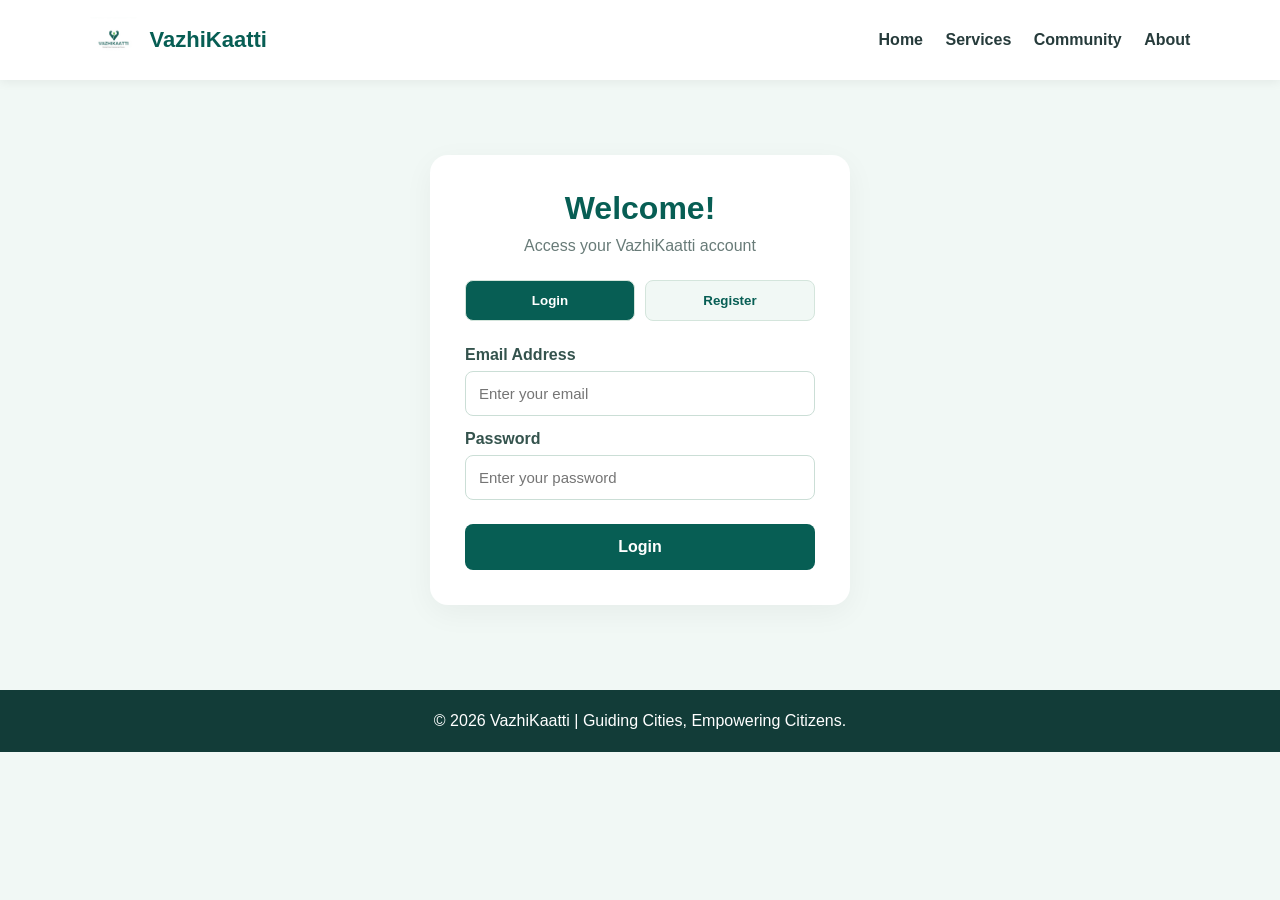
<file: frontend/login.html>
<!DOCTYPE html>
<html lang="en">
<head>
    <meta charset="UTF-8">
    <meta name="viewport" content="width=device-width, initial-scale=1.0">
    <title>Citizen Login | VazhiKaatti</title>

    <style>
        * {
            margin: 0;
            padding: 0;
            box-sizing: border-box;
            font-family: Arial, sans-serif;
        }

        body {
            background: #f1f8f5;
            color: #263b3b;
        }

        header {
            background: white;
            padding: 16px 7%;
            display: flex;
            justify-content: space-between;
            align-items: center;
            box-shadow: 0 2px 10px #00000010;
        }

        .brand {
            display: flex;
            align-items: center;
            gap: 12px;
            color: #075e54;
            font-size: 22px;
            font-weight: bold;
        }

        .brand img {
            width: 48px;
            height: 48px;
            object-fit: contain;
        }

        nav a {
            text-decoration: none;
            color: #263b3b;
            margin-left: 18px;
            font-weight: bold;
        }

        nav a:hover {
            color: #168b55;
        }

        .container {
            max-width: 460px;
            margin: 55px auto;
            padding: 20px;
        }

        .login-card {
            background: white;
            padding: 35px;
            border-radius: 18px;
            box-shadow: 0 8px 30px #0000000c;
        }

        h1 {
            text-align: center;
            color: #075e54;
            margin-bottom: 10px;
        }

        .subtitle {
            text-align: center;
            color: #687b78;
            margin-bottom: 25px;
        }

        .tabs {
            display: flex;
            gap: 10px;
            margin-bottom: 25px;
        }

        .tabs button {
            flex: 1;
            padding: 12px;
            border: 1px solid #d4e5dc;
            border-radius: 8px;
            background: #f1f8f5;
            color: #075e54;
            font-weight: bold;
            cursor: pointer;
        }

        .tabs button.active {
            background: #075e54;
            color: white;
        }

        label {
            display: block;
            margin: 14px 0 7px;
            font-weight: bold;
            color: #34534d;
        }

        input {
            width: 100%;
            padding: 13px;
            border: 1px solid #cbded6;
            border-radius: 8px;
            font-size: 15px;
            outline: none;
        }

        input:focus {
            border-color: #168b55;
        }

        .submit-btn {
            width: 100%;
            padding: 14px;
            border: none;
            border-radius: 8px;
            background: #075e54;
            color: white;
            font-size: 16px;
            font-weight: bold;
            margin-top: 24px;
            cursor: pointer;
        }

        .submit-btn:hover {
            background: #168b55;
        }

        #message {
            display: none;
            margin-top: 18px;
            padding: 12px;
            border-radius: 8px;
            background: #e8f7ed;
            color: #075e54;
            line-height: 1.5;
            text-align: center;
        }

        footer {
            background: #123c38;
            color: white;
            padding: 22px;
            text-align: center;
            margin-top: 65px;
        }

        @media(max-width: 600px) {
            header {
                flex-direction: column;
                gap: 15px;
            }

            nav a {
                margin: 7px;
                display: inline-block;
            }

            .login-card {
                padding: 25px;
            }
        }
    </style>
</head>

<body>

<header>
    <div class="brand">
        <img src="1000075942.jpg" alt="VazhiKaatti Logo">
        VazhiKaatti
    </div>

    <nav>
        <a href="index.html">Home</a>
        <a href="local-services.html">Services</a>
        <a href="community.html">Community</a>
        <a href="about.html">About</a>
    </nav>
</header>

<main class="container">

    <div class="login-card">

        <h1>Welcome!</h1>
        <p class="subtitle">Access your VazhiKaatti account</p>

        <div class="tabs">
            <button id="loginTab" class="active" onclick="showLogin()">
                Login
            </button>

            <button id="registerTab" onclick="showRegister()">
                Register
            </button>
        </div>

        <form id="accountForm">

            <div id="nameField" style="display:none;">
                <label for="name">Full Name</label>
                <input type="text" id="name" placeholder="Enter your name">
            </div>

            <label for="email">Email Address</label>
            <input type="email" id="email"
                   placeholder="Enter your email" required>

            <label for="password">Password</label>
            <input type="password" id="password"
                   placeholder="Enter your password"
                   minlength="8" required>

            <button type="submit" class="submit-btn" id="submitBtn">
                Login
            </button>

        </form>

        <div id="message"></div>

    </div>

</main>

<footer>
    <p>© 2026 VazhiKaatti | Guiding Cities, Empowering Citizens.</p>
</footer>

<script>
    
let currentMode = "login";

function showLogin() {
    currentMode = "login";

    document.getElementById("nameField").style.display = "none";
    document.getElementById("submitBtn").textContent = "Login";
    document.getElementById("loginTab").classList.add("active");
    document.getElementById("registerTab").classList.remove("active");
    document.getElementById("name").required = false;
    document.getElementById("password").minLength = 8;
    document.getElementById("message").style.display = "none";
}

function showRegister() {
    currentMode = "register";

    document.getElementById("nameField").style.display = "block";
    document.getElementById("submitBtn").textContent = "Create Account";
    document.getElementById("loginTab").classList.remove("active");
    document.getElementById("registerTab").classList.add("active");
    document.getElementById("name").required = true;
    document.getElementById("password").minLength = 8;
    document.getElementById("message").style.display = "none";
}

document.getElementById("accountForm").addEventListener("submit", async function(event) {
    event.preventDefault();

    const message = document.getElementById("message");
    const submitBtn = document.getElementById("submitBtn");

    const name = document.getElementById("name").value.trim();
    const email = document.getElementById("email").value.trim();
    const password = document.getElementById("password").value;

    const endpoint = currentMode === "register"
        ? "/api/register"
        : "/api/login";

    const payload = currentMode === "register"
        ? { name, email, password }
        : { email, password };

    submitBtn.disabled = true;
    submitBtn.textContent = "Please wait...";
    message.style.display = "block";
    message.textContent = "Connecting to VazhiKaatti server...";

    try {
        const response = await fetch(endpoint, {
            method: "POST",
            headers: {
                "Content-Type": "application/json"
            },
            credentials: "same-origin",
            body: JSON.stringify(payload)
        });

        const data = await response.json();

        if (!response.ok) {
            throw new Error(data.error || "Something went wrong");
        }

        if (currentMode === "register") {
            message.textContent =
                "Account created successfully! Please login.";
            showLogin();
            message.style.display = "block";
        } else {
            message.textContent = "Login successful! Redirecting...";
            window.location.href = data.dashboard;
        }

    } catch (error) {
        message.textContent = error.message;
    } finally {
        submitBtn.disabled = false;
        submitBtn.textContent =
            currentMode === "register" ? "Create Account" : "Login";
    }
});

</script>

</body>
</html>
</file>
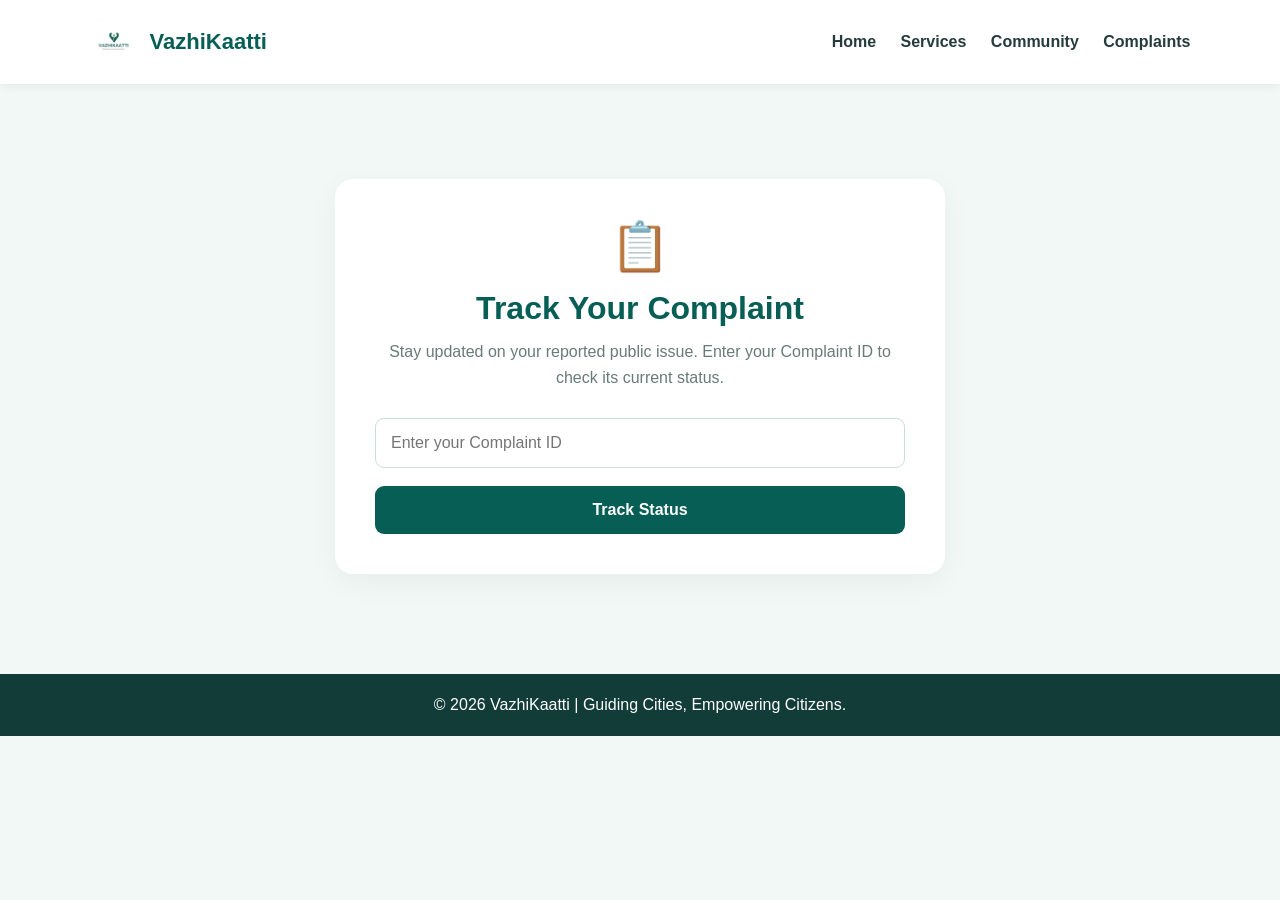
<file: frontend/track.html>
<!DOCTYPE html>
<html lang="en">
<head>
    <meta charset="UTF-8">
    <meta name="viewport" content="width=device-width, initial-scale=1.0">
    <title>Track Complaint | VazhiKaatti</title>

    <style>
        * {
            margin: 0;
            padding: 0;
            box-sizing: border-box;
            font-family: Arial, sans-serif;
        }

        body {
            background: #f1f8f5;
            color: #263b3b;
        }

        header {
            background: white;
            padding: 18px 7%;
            display: flex;
            align-items: center;
            justify-content: space-between;
            box-shadow: 0 2px 10px #00000010;
        }

        .brand {
            display: flex;
            align-items: center;
            gap: 12px;
            color: #075e54;
            font-size: 22px;
            font-weight: bold;
        }

        .brand img {
            width: 48px;
            height: 48px;
            object-fit: contain;
        }

        nav a {
            text-decoration: none;
            color: #263b3b;
            margin-left: 20px;
            font-weight: 600;
        }

        nav a:hover {
            color: #168b55;
        }

        .container {
            max-width: 650px;
            margin: 75px auto;
            padding: 20px;
        }

        .track-card {
            background: white;
            padding: 40px;
            border-radius: 18px;
            box-shadow: 0 8px 30px #0000000c;
            text-align: center;
        }

        .track-icon {
            font-size: 48px;
            margin-bottom: 15px;
        }

        h1 {
            color: #075e54;
            margin-bottom: 12px;
        }

        .description {
            color: #687b78;
            line-height: 1.6;
            margin-bottom: 28px;
        }

        input {
            width: 100%;
            padding: 15px;
            border: 1px solid #cbded6;
            border-radius: 9px;
            font-size: 16px;
            margin-bottom: 18px;
            outline: none;
        }

        input:focus {
            border-color: #168b55;
        }

        button {
            width: 100%;
            padding: 15px;
            border: none;
            border-radius: 9px;
            background: #075e54;
            color: white;
            font-size: 16px;
            font-weight: bold;
            cursor: pointer;
        }

        button:hover {
            background: #168b55;
        }

        #result {
            margin-top: 22px;
            padding: 16px;
            border-radius: 10px;
            background: #e8f7ed;
            color: #075e54;
            display: none;
            line-height: 1.6;
        }

        footer {
            background: #123c38;
            color: white;
            text-align: center;
            padding: 22px;
            margin-top: 80px;
        }

        @media(max-width: 600px) {
            header {
                flex-direction: column;
                gap: 15px;
            }

            nav a {
                margin: 7px;
                display: inline-block;
            }

            .track-card {
                padding: 25px;
            }
        }
    </style>
</head>

<body>

<header>
    <div class="brand">
        <img src="1000075942.jpg" alt="VazhiKaatti Logo">
        VazhiKaatti
    </div>

    <nav>
        <a href="index.html">Home</a>
        <a href="local-services.html">Services</a>
        <a href="community.html">Community</a>
        <a href="complaints.html">Complaints</a>
    </nav>
</header>

<main class="container">
    <div class="track-card">

        <div class="track-icon">📋</div>

        <h1>Track Your Complaint</h1>

        <p class="description">
            Stay updated on your reported public issue.
            Enter your Complaint ID to check its current status.
        </p>

        <input
            type="text"
            id="complaintId"
            placeholder="Enter your Complaint ID"
        >

        <button onclick="trackComplaint()">
            Track Status
        </button>

        <div id="result"></div>

    </div>
</main>

<footer>
    <p>© 2026 VazhiKaatti | Guiding Cities, Empowering Citizens.</p>
</footer>

<script>
    function trackComplaint() {
        const id = document.getElementById("complaintId").value.trim();
        const result = document.getElementById("result");

        if (id === "") {
            result.style.display = "block";
            result.innerHTML = "Please enter your Complaint ID.";
            return;
        }

        result.style.display = "block";
        result.innerHTML =
            "Demo tracking page.<br>" +
            "Complaint ID: " + id + "<br>" +
            "Database tracking connection will be added next.";
    }
</script>

</body>
</html>
</file>
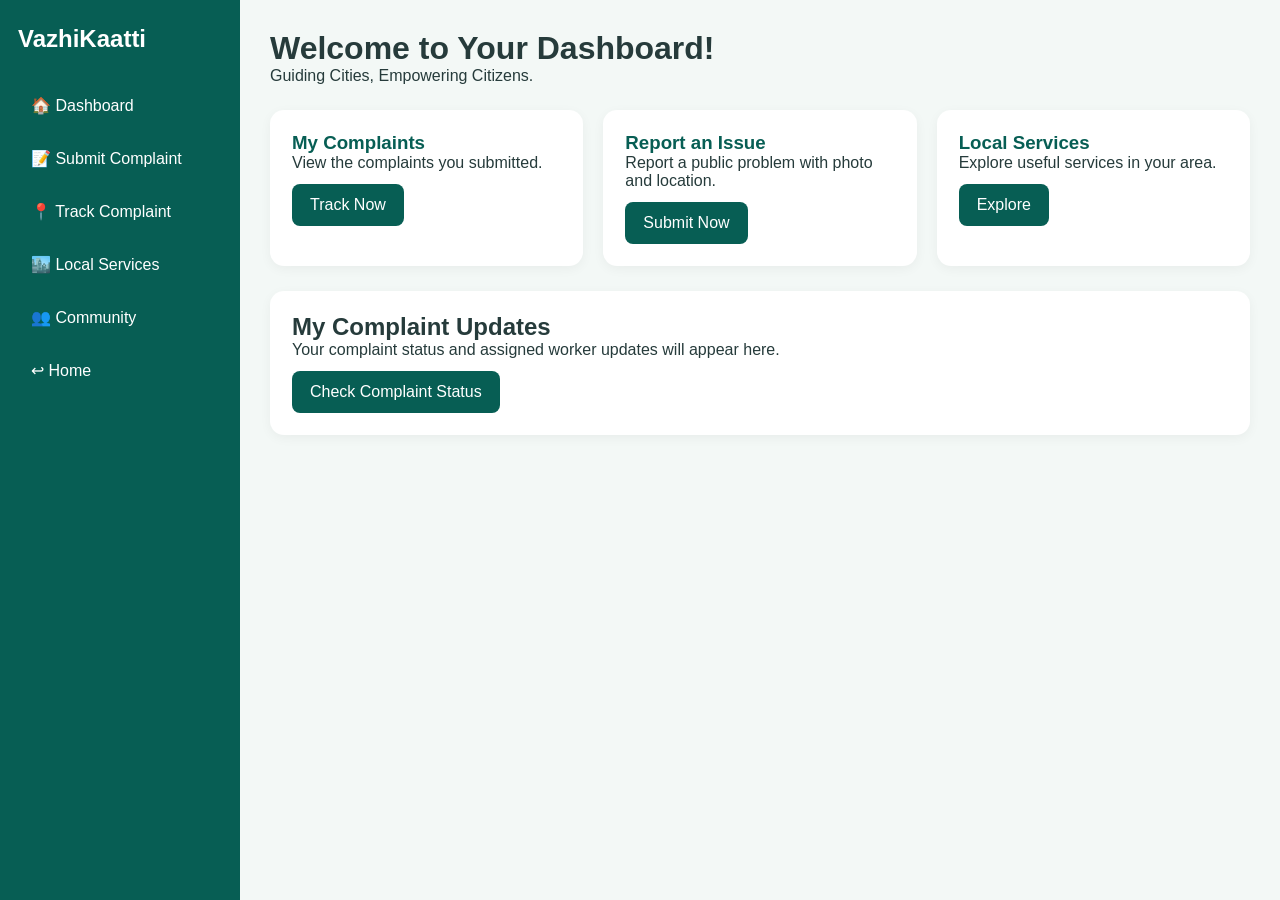
<file: frontend/user-dashboard.html>
<!DOCTYPE html>
<html lang="en">
<head>
    <meta charset="UTF-8">
    <meta name="viewport" content="width=device-width, initial-scale=1.0">
    <title>User Dashboard | VazhiKaatti</title>
    <link rel="stylesheet" href="style.css">
    <style>
        .dashboard {
            display: flex;
            min-height: 100vh;
            background: #f3f8f6;
        }
        .sidebar {
            width: 240px;
            background: #075e54;
            color: white;
            padding: 25px 18px;
        }
        .sidebar h2 { margin-bottom: 30px; }
        .sidebar a {
            display: block;
            color: white;
            text-decoration: none;
            padding: 13px;
            margin: 8px 0;
            border-radius: 8px;
        }
        .sidebar a:hover { background: #168b55; }
        .main {
            flex: 1;
            padding: 30px;
        }
        .cards {
            display: grid;
            grid-template-columns: repeat(auto-fit,minmax(190px,1fr));
            gap: 20px;
            margin: 25px 0;
        }
        .card {
            background: white;
            padding: 22px;
            border-radius: 14px;
            box-shadow: 0 3px 12px #0000000c;
        }
        .card h3 { color: #075e54; }
        .action {
            display: inline-block;
            background: #075e54;
            color: white;
            padding: 12px 18px;
            border-radius: 8px;
            text-decoration: none;
            margin-top: 12px;
        }
        @media(max-width:650px) {
            .dashboard { flex-direction: column; }
            .sidebar { width: auto; }
            .main { padding: 18px; }
        }
    </style>
</head>
<body>
<div class="dashboard">

    <aside class="sidebar">
        <h2>VazhiKaatti</h2>
        <a href="user-dashboard.html">🏠 Dashboard</a>
        <a href="complaints.html">📝 Submit Complaint</a>
        <a href="track.html">📍 Track Complaint</a>
        <a href="local-services.html">🏙️ Local Services</a>
        <a href="community.html">👥 Community</a>
        <a href="index.html">↩ Home</a>
    </aside>

    <main class="main">
        <h1>Welcome to Your Dashboard!</h1>
        <p>Guiding Cities, Empowering Citizens.</p>

        <div class="cards">
            <div class="card">
                <h3>My Complaints</h3>
                <p>View the complaints you submitted.</p>
                <a class="action" href="track.html">Track Now</a>
            </div>

            <div class="card">
                <h3>Report an Issue</h3>
                <p>Report a public problem with photo and location.</p>
                <a class="action" href="complaints.html">Submit Now</a>
            </div>

            <div class="card">
                <h3>Local Services</h3>
                <p>Explore useful services in your area.</p>
                <a class="action" href="local-services.html">Explore</a>
            </div>
        </div>

        <div class="card">
            <h2>My Complaint Updates</h2>
            <p>Your complaint status and assigned worker updates will appear here.</p>
            <a class="action" href="track.html">Check Complaint Status</a>
        </div>
    </main>

</div>
</body>
</html>
</file>
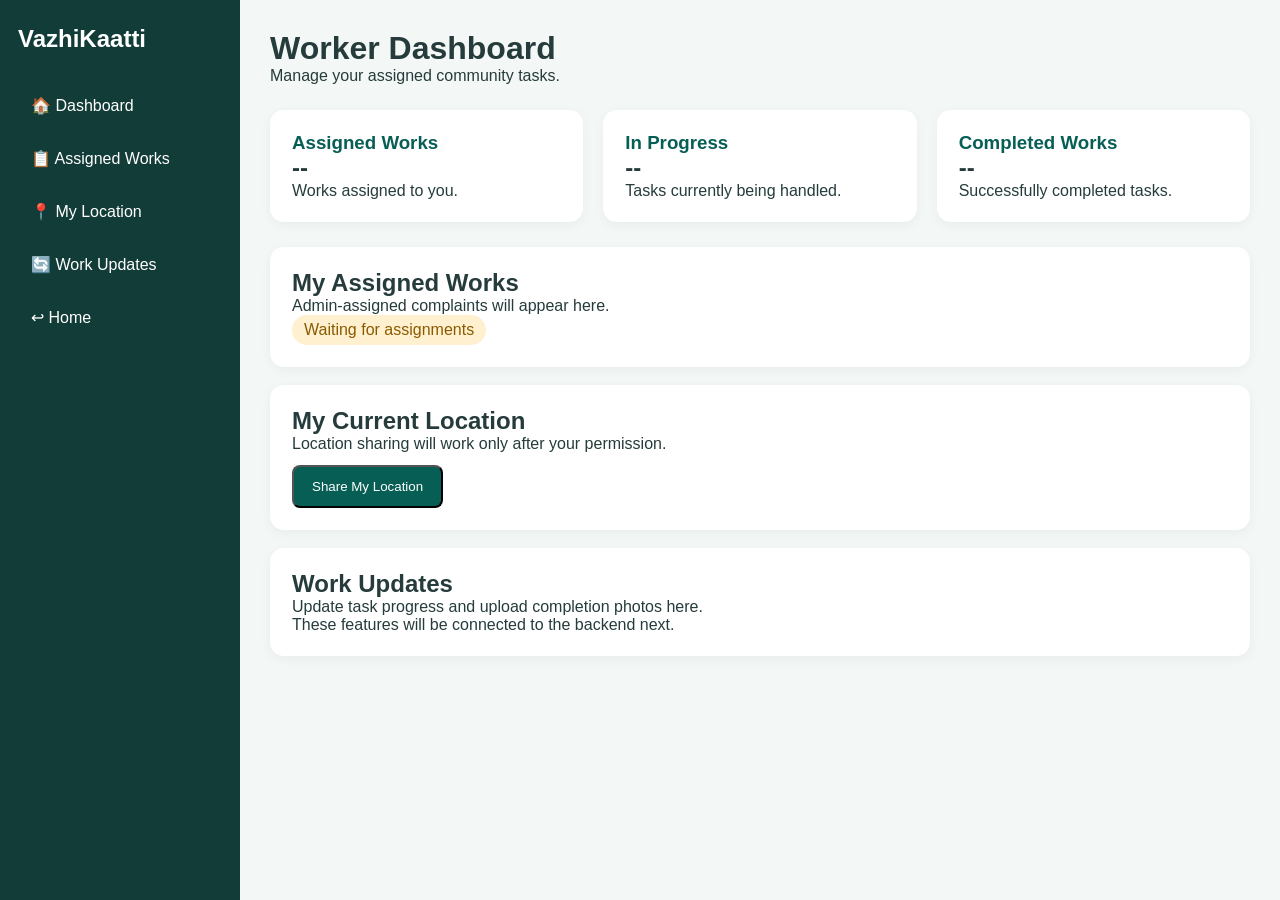
<file: frontend/worker-dashboard.html>
<!DOCTYPE html>
<html lang="en">
<head>
    <meta charset="UTF-8">
    <meta name="viewport" content="width=device-width, initial-scale=1.0">
    <title>Worker Dashboard | VazhiKaatti</title>
    <link rel="stylesheet" href="style.css">
    <style>
        .dashboard {
            display: flex;
            min-height: 100vh;
            background: #f3f8f6;
        }
        .sidebar {
            width: 240px;
            background: #123c38;
            color: white;
            padding: 25px 18px;
        }
        .sidebar h2 { margin-bottom: 30px; }
        .sidebar a {
            display: block;
            color: white;
            text-decoration: none;
            padding: 13px;
            margin: 8px 0;
            border-radius: 8px;
        }
        .sidebar a:hover { background: #168b55; }
        .main { flex: 1; padding: 30px; }
        .cards {
            display: grid;
            grid-template-columns: repeat(auto-fit,minmax(190px,1fr));
            gap: 20px;
            margin: 25px 0;
        }
        .card {
            background: white;
            padding: 22px;
            border-radius: 14px;
            box-shadow: 0 3px 12px #0000000c;
        }
        .card h3 { color: #075e54; }
        .action {
            display: inline-block;
            background: #075e54;
            color: white;
            padding: 12px 18px;
            border-radius: 8px;
            text-decoration: none;
            margin-top: 12px;
        }
        .status {
            display: inline-block;
            padding: 6px 12px;
            border-radius: 20px;
            background: #fff1cf;
            color: #8a5a00;
        }
        @media(max-width:650px) {
            .dashboard { flex-direction: column; }
            .sidebar { width: auto; }
            .main { padding: 18px; }
        }
    </style>
</head>
<body>
<div class="dashboard">

    <aside class="sidebar">
        <h2>VazhiKaatti</h2>
        <a href="worker-dashboard.html">🏠 Dashboard</a>
        <a href="#assigned">📋 Assigned Works</a>
        <a href="#location">📍 My Location</a>
        <a href="#updates">🔄 Work Updates</a>
        <a href="index.html">↩ Home</a>
    </aside>

    <main class="main">
        <h1>Worker Dashboard</h1>
        <p>Manage your assigned community tasks.</p>

        <div class="cards">
            <div class="card">
                <h3>Assigned Works</h3>
                <h2>--</h2>
                <p>Works assigned to you.</p>
            </div>

            <div class="card">
                <h3>In Progress</h3>
                <h2>--</h2>
                <p>Tasks currently being handled.</p>
            </div>

            <div class="card">
                <h3>Completed Works</h3>
                <h2>--</h2>
                <p>Successfully completed tasks.</p>
            </div>
        </div>

        <section class="card" id="assigned">
            <h2>My Assigned Works</h2>
            <p>Admin-assigned complaints will appear here.</p>
            <p class="status">Waiting for assignments</p>
        </section>

        <br>

        <section class="card" id="location">
            <h2>My Current Location</h2>
            <p>Location sharing will work only after your permission.</p>
            <button class="action" type="button"
                onclick="getWorkerLocation()">Share My Location</button>
            <p id="locationResult"></p>
        </section>

        <br>

        <section class="card" id="updates">
            <h2>Work Updates</h2>
            <p>Update task progress and upload completion photos here.</p>
            <p>These features will be connected to the backend next.</p>
        </section>
    </main>

</div>

<script>
function getWorkerLocation() {
    const result = document.getElementById("locationResult");

    if (!navigator.geolocation) {
        result.textContent = "Location is not supported by this browser.";
        return;
    }

    result.textContent = "Requesting location permission...";

    navigator.geolocation.getCurrentPosition(
        function(position) {
            result.textContent =
                "Location received: " +
                position.coords.latitude.toFixed(5) + ", " +
                position.coords.longitude.toFixed(5);
        },
        function() {
            result.textContent =
                "Location permission denied or unavailable.";
        }
    );
}
</script>
</body>
</html>
</file>
<file: frontend/style.css>
/* =========================
   VAZHIKAATTI - MAIN DESIGN
========================= */

* {
    margin: 0;
    padding: 0;
    box-sizing: border-box;
    font-family: Arial, Helvetica, sans-serif;
}

:root {
    --primary: #075e54;
    --secondary: #168b55;
    --light-green: #e8f7ed;
    --dark: #123c38;
    --text: #263b3b;
    --white: #ffffff;
}

html {
    scroll-behavior: smooth;
}

body {
    background: #f8fcfa;
    color: var(--text);
}

/* HEADER */

.header {
    min-height: 90px;
    padding: 15px 4%;
    background: white;
    display: flex;
    justify-content: space-between;
    align-items: center;
    gap: 20px;
    box-shadow: 0 2px 12px #00000010;
    position: sticky;
    top: 0;
    z-index: 100;
}

.brand {
    display: flex;
    align-items: center;
    gap: 12px;
    text-decoration: none;
    color: var(--primary);
}

.brand img {
    width: 58px;
    height: 58px;
    object-fit: contain;
}

.brand h1 {
    font-size: 23px;
    letter-spacing: 1px;
}

.brand p {
    font-size: 11px;
    margin-top: 4px;
    color: #444;
}

.navbar {
    display: flex;
    align-items: center;
    gap: 23px;
}

.navbar a {
    color: #263b3b;
    text-decoration: none;
    font-size: 14px;
    font-weight: 600;
    transition: 0.3s;
}

.navbar a:hover,
.navbar a.active {
    color: var(--secondary);
}

.login-btn {
    padding: 12px 20px;
    border: 2px solid var(--secondary);
    border-radius: 30px;
    color: var(--secondary);
    text-decoration: none;
    font-weight: bold;
    transition: 0.3s;
}

.login-btn:hover {
    background: var(--secondary);
    color: white;
}

/* HERO SECTION */

.hero {
    min-height: 430px;
    padding: 65px 7%;
    display: flex;
    justify-content: space-between;
    align-items: center;
    gap: 30px;
    background: linear-gradient(110deg, #f0fbf5, #dff3f7);
    overflow: hidden;
}

.hero-content {
    max-width: 550px;
}

.welcome {
    color: var(--secondary);
    font-size: 13px;
    font-weight: bold;
    letter-spacing: 2px;
}

.hero h2 {
    font-size: clamp(42px, 5vw, 65px);
    color: var(--dark);
    line-height: 1.08;
    margin: 18px 0;
}

.hero h2 span {
    color: var(--secondary);
}

.hero-content > p {
    font-size: 17px;
    line-height: 1.7;
    max-width: 480px;
    color: #405653;
}

.hero-buttons {
    display: flex;
    flex-wrap: wrap;
    gap: 15px;
    margin-top: 28px;
}

.primary-btn,
.secondary-btn {
    padding: 14px 23px;
    border-radius: 30px;
    text-decoration: none;
    font-weight: bold;
    transition: 0.3s;
}

.primary-btn {
    background: var(--primary);
    color: white;
}

.primary-btn:hover {
    background: var(--secondary);
    transform: translateY(-3px);
}

.secondary-btn {
    border: 2px solid var(--secondary);
    color: var(--secondary);
    background: white;
}

.secondary-btn:hover {
    background: var(--light-green);
}

/* HERO VISUAL */

.hero-visual {
    width: 43%;
    min-height: 280px;
    border-radius: 30px;
    background: linear-gradient(135deg, #bde9d1, #b8e3ee);
    display: flex;
    flex-direction: column;
    justify-content: center;
    align-items: center;
    position: relative;
}

.city-icon {
    font-size: clamp(90px, 12vw, 155px);
}

.location-icon {
    position: absolute;
    top: 25px;
    right: 30px;
    font-size: 45px;
}

.hero-message {
    text-align: center;
    background: white;
    padding: 15px 30px;
    border-radius: 15px;
    box-shadow: 0 5px 15px #00000012;
}

.hero-message h3 {
    color: var(--primary);
    margin-bottom: 5px;
}

/* SECTION HEADING */

.services-section {
    padding: 65px 5%;
}

.section-heading {
    text-align: center;
    margin-bottom: 35px;
}

.section-heading > span {
    color: var(--secondary);
    font-size: 12px;
    font-weight: bold;
    letter-spacing: 2px;
}

.section-heading h2 {
    color: var(--primary);
    font-size: 36px;
    margin: 10px 0;
}

.section-heading p {
    color: #687a76;
}

/* SERVICE CARDS */

.service-grid {
    display: grid;
    grid-template-columns: repeat(4, 1fr);
    gap: 22px;
}

.service-card {
    min-height: 205px;
    padding: 25px 15px;
    border-radius: 20px;
    text-align: center;
    text-decoration: none;
    color: var(--text);
    transition: 0.3s;
    box-shadow: 0 4px 12px #00000008;
}

.service-card:hover {
    transform: translateY(-8px);
    box-shadow: 0 12px 25px #00000015;
}

.local {
    background: #e7f7eb;
}

.community {
    background: #e5f3fc;
}

.complaints {
    background: #fff0e3;
}

.connect {
    background: #eeeafa;
}

.service-icon {
    font-size: 43px;
    margin-bottom: 13px;
}

.service-card h3 {
    color: var(--dark);
    font-size: 19px;
    margin-bottom: 10px;
}

.service-card p {
    font-size: 14px;
    margin-bottom: 20px;
}

.service-card > span {
    display: inline-block;
    background: var(--primary);
    color: white;
    padding: 9px 24px;
    border-radius: 25px;
    font-size: 13px;
    font-weight: bold;
}

/* FEATURES */

.features {
    margin: 5px 4% 45px;
    padding: 28px;
    border-radius: 18px;
    background: #e5f7e9;
    display: grid;
    grid-template-columns: repeat(3, 1fr);
    gap: 20px;
}

.feature-item {
    display: flex;
    align-items: center;
    justify-content: center;
    gap: 15px;
}

.feature-item > span {
    font-size: 35px;
}

.feature-item h3 {
    color: var(--primary);
    font-size: 16px;
    margin-bottom: 5px;
}

.feature-item p {
    font-size: 13px;
    color: #52645f;
}

/* FOOTER */

.footer {
    padding: 30px 5%;
    background: #063f3b;
    color: white;
    display: flex;
    justify-content: space-between;
    align-items: center;
    flex-wrap: wrap;
    gap: 25px;
}

.footer-brand {
    display: flex;
    align-items: center;
    gap: 12px;
}

.footer-brand img {
    width: 55px;
    height: 55px;
    object-fit: contain;
    background: white;
    border-radius: 8px;
}

.footer-brand h2 {
    font-size: 19px;
}

.footer-brand p {
    font-size: 11px;
    margin-top: 5px;
}

.footer-links {
    display: flex;
    flex-wrap: wrap;
    gap: 20px;
}

.footer-links a {
    color: white;
    text-decoration: none;
    font-size: 14px;
}

.footer-links a:hover {
    color: #9de5b5;
}

.copyright {
    font-size: 12px;
}

/* RESPONSIVE DESIGN */

@media (max-width: 1000px) {

    .header {
        flex-wrap: wrap;
        justify-content: center;
    }

    .navbar {
        flex-wrap: wrap;
        justify-content: center;
    }

    .service-grid {
        grid-template-columns: repeat(2, 1fr);
    }
}

@media (max-width: 650px) {

    .hero {
        flex-direction: column;
        text-align: center;
        padding: 50px 6%;
    }

    .hero-content > p {
        margin: auto;
    }

    .hero-buttons {
        justify-content: center;
    }

    .hero-visual {
        width: 100%;
        min-height: 220px;
    }

    .service-grid {
        grid-template-columns: 1fr;
    }

    .features {
        grid-template-columns: 1fr;
    }

    .feature-item {
        justify-content: flex-start;
    }

    .footer {
        flex-direction: column;
        text-align: center;
    }

    .navbar {
        gap: 14px;
    }

    .brand h1 {
        font-size: 19px;
    }
}

.login-btn {
    background: #075e54;
    color: white !important;
    padding: 10px 18px;
    border-radius: 8px;
    text-decoration: none;
}

.login-btn:hover {
    background: #168b55;
}
</file>
